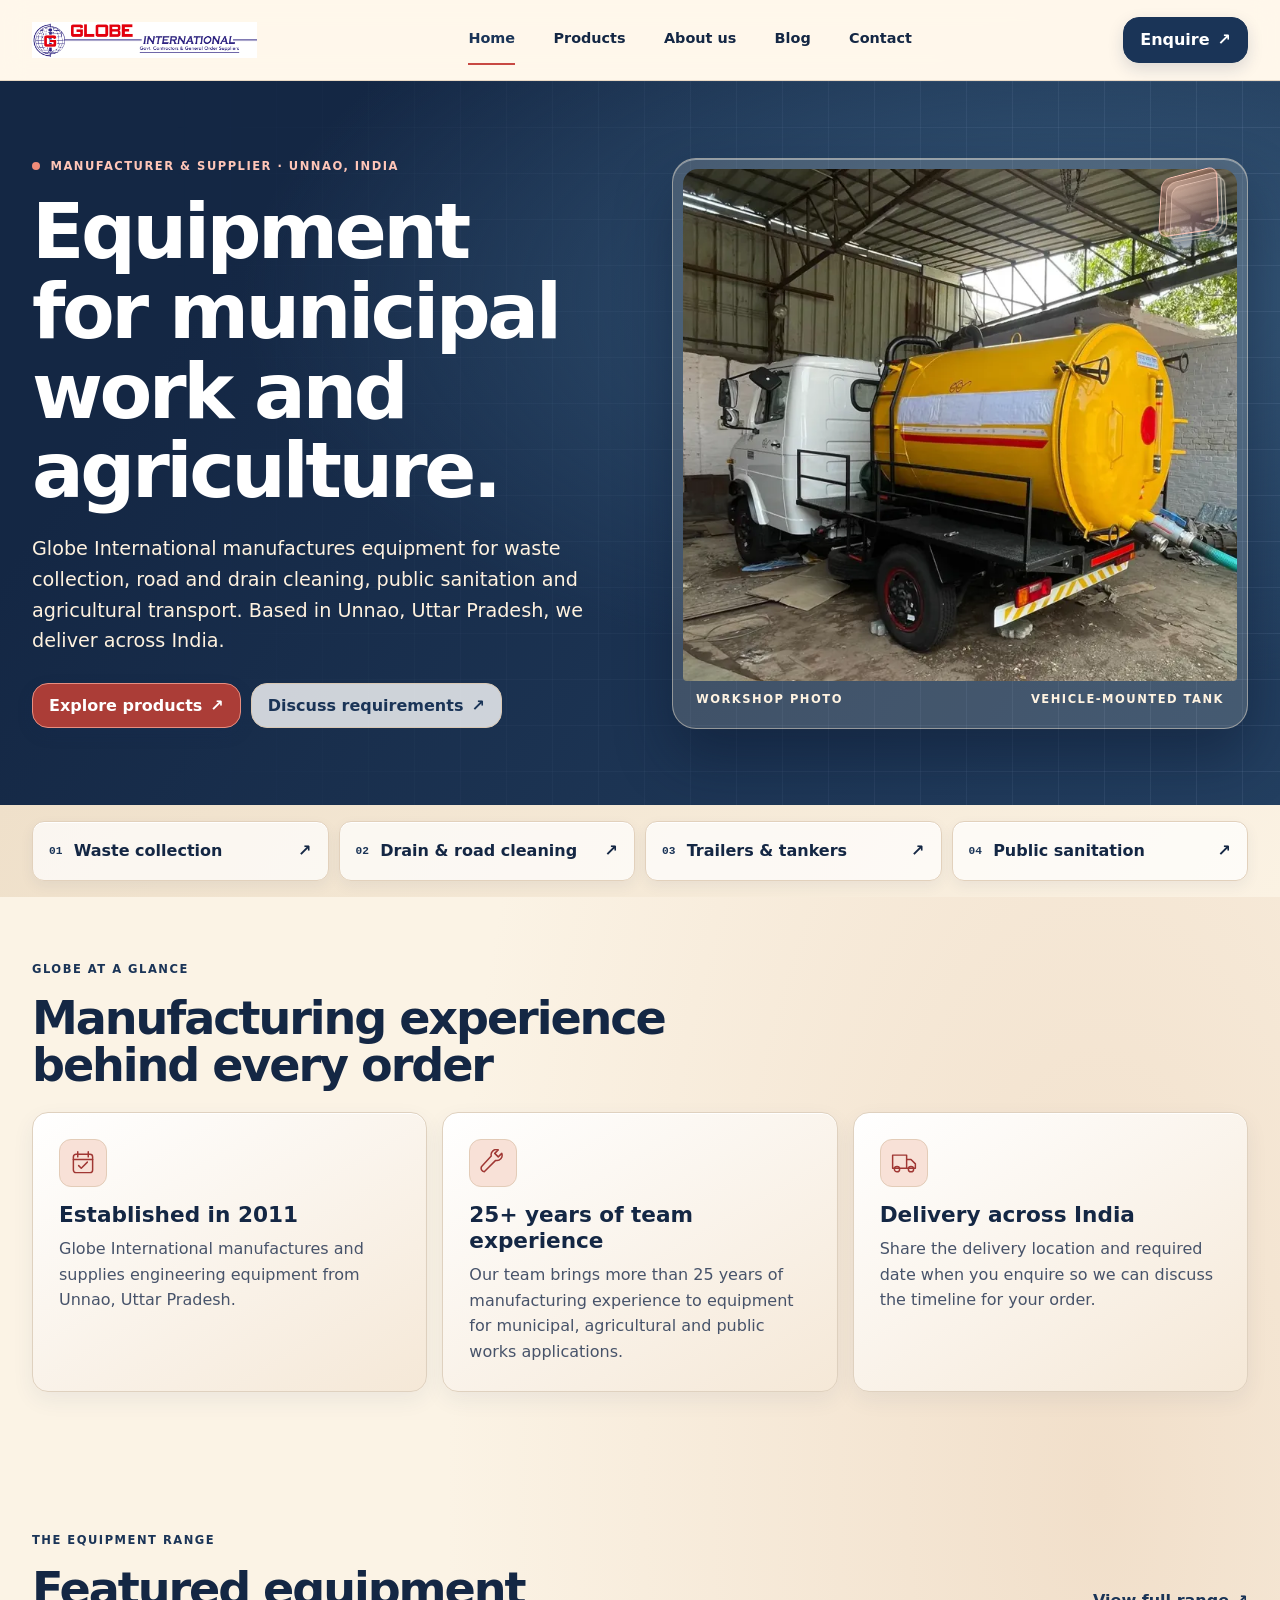
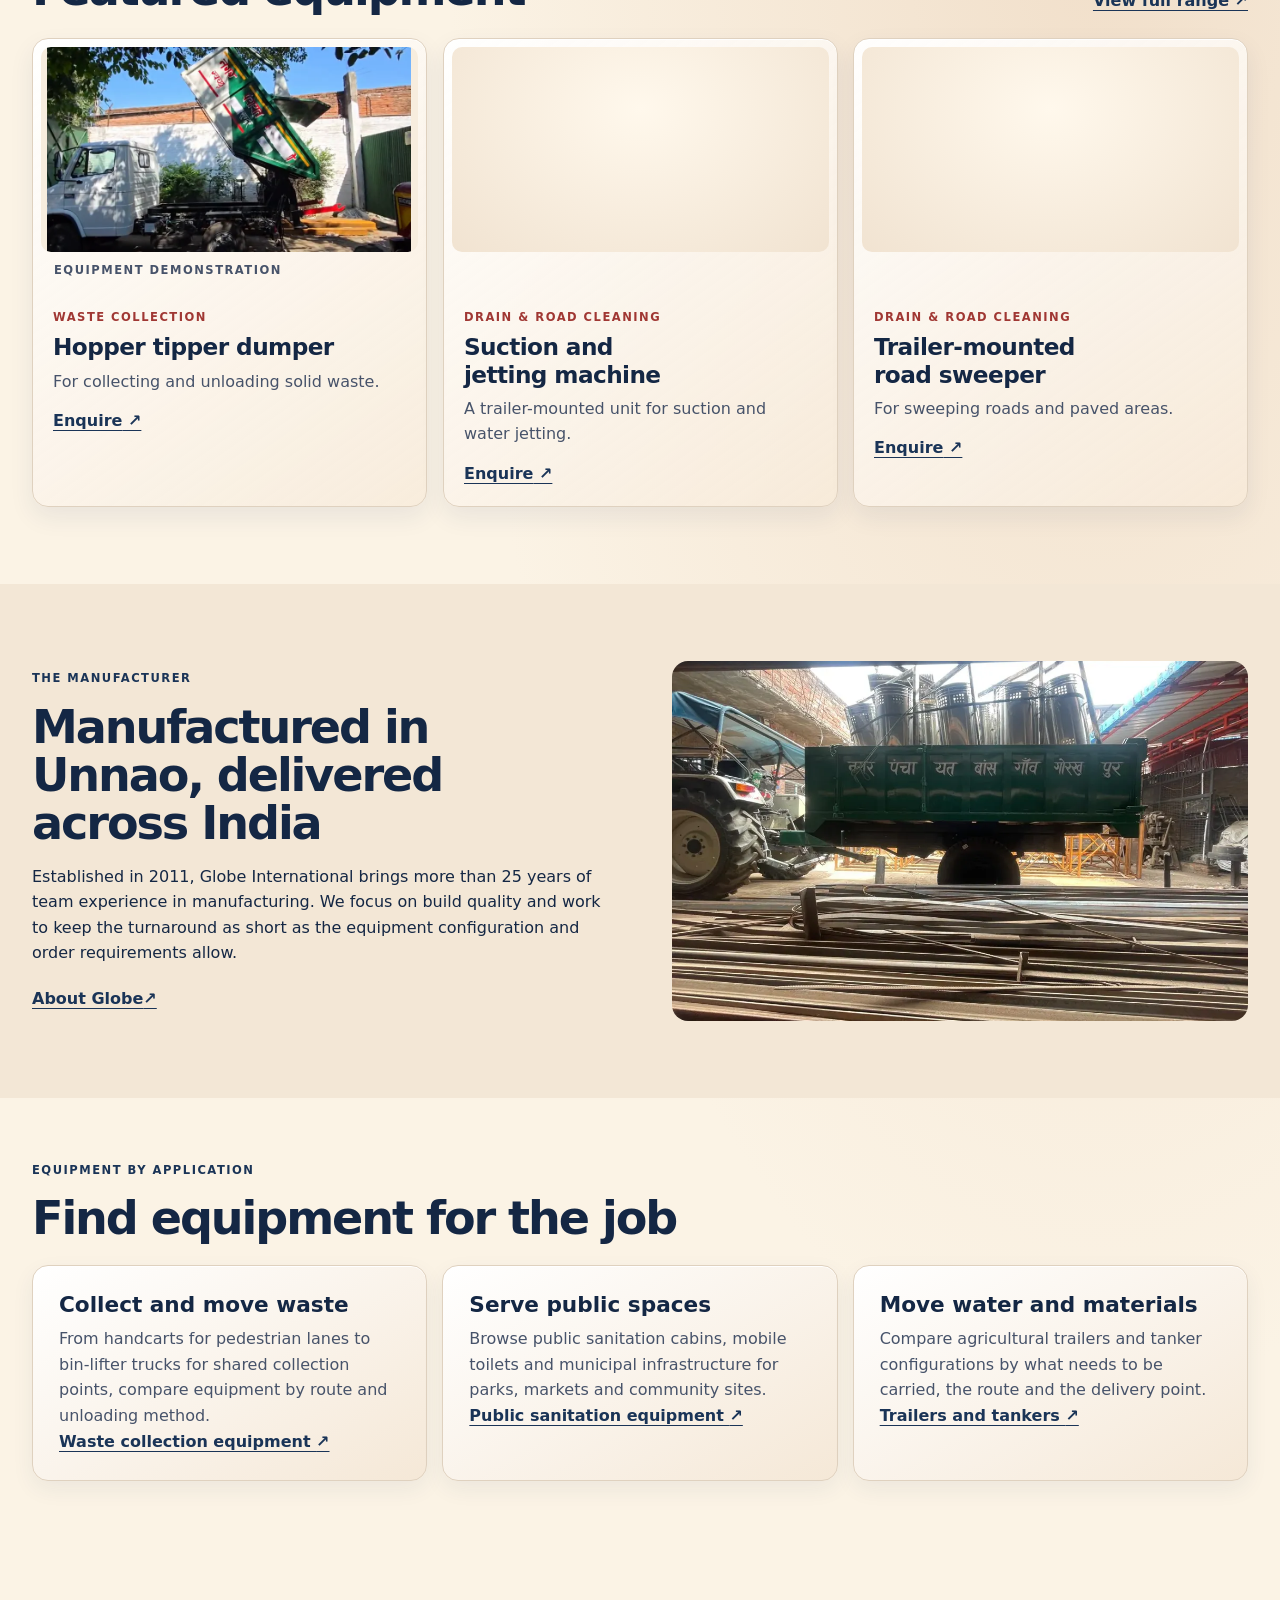
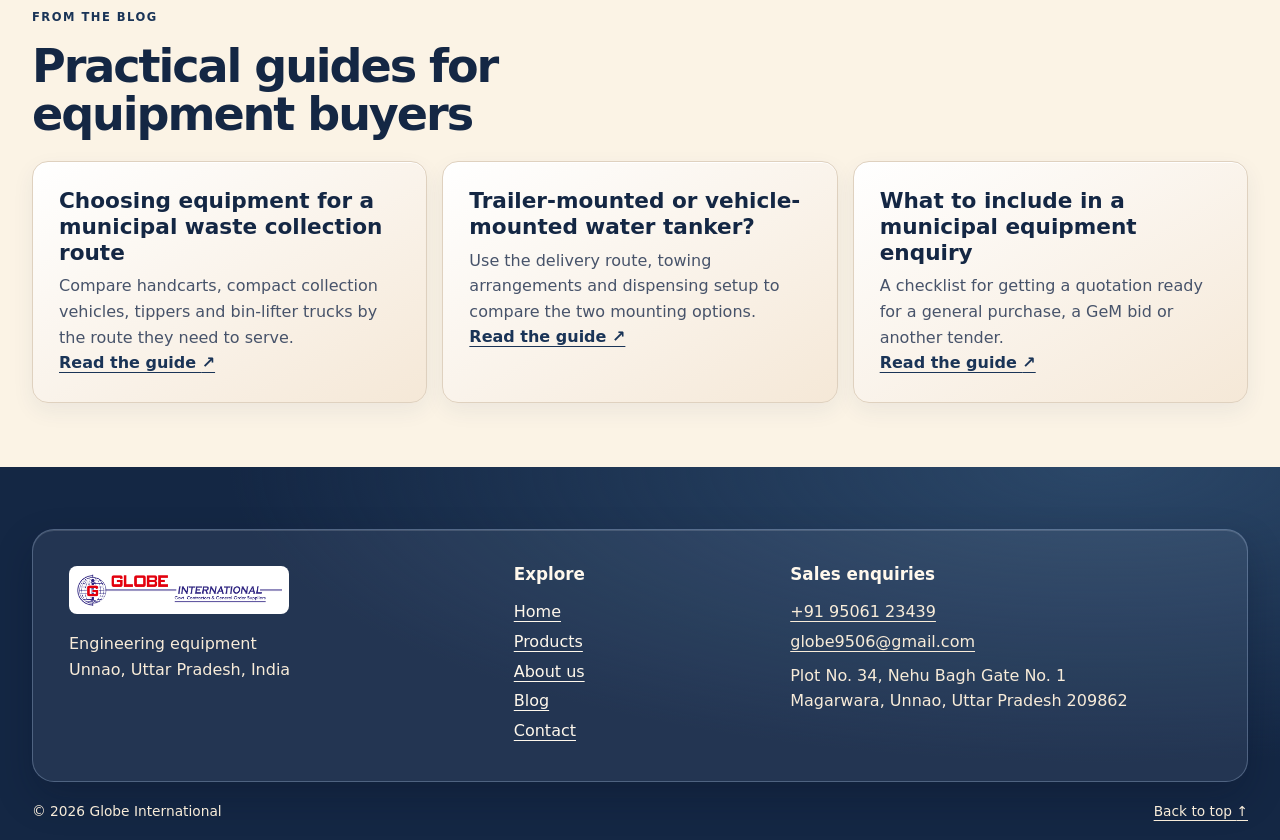
<file: index.html>
<!doctype html><html lang="en"><head><meta charset="utf-8"><meta name="viewport" content="width=device-width,initial-scale=1"><meta name="robots" content="noindex,nofollow"><meta name="description" content="Globe International manufactures municipal sanitation, public works and agricultural equipment in Unnao, Uttar Pradesh, with delivery across India."><title>Municipal &amp; Agricultural Equipment Manufacturer | Globe International</title><link rel="stylesheet" href="site.css?v=15"><script src="site.js?v=6" defer></script><link rel="icon" href="favicon.svg" type="image/svg+xml"></head><body class="catalog home-page"><a href="#main" class="skip">Skip to content</a><header id="top"><div class="wrap mast"><a href="index.html" class="brand"><img src="media/globe-logo.png" alt="Globe International"></a><nav aria-label="Main"><a href="index.html" aria-current="page">Home</a><a href="products.html">Products</a><a href="about.html">About us</a><a href="blog.html">Blog</a><a href="contact.html">Contact</a></nav><a class="button mast-cta" href="contact.html">Enquire<span aria-hidden="true"> ↗</span></a></div></header><main id="main"><section class="catalog-hero"><div class="wrap catalog-grid"><div class="catalog-copy"><p class="eyebrow"><span class="dot"></span> MANUFACTURER &amp; SUPPLIER · UNNAO, INDIA</p><h1>Equipment for municipal work and agriculture.</h1><p class="lead">Globe International manufactures equipment for waste collection, road and drain cleaning, public sanitation and agricultural transport. Based in Unnao, Uttar Pradesh, we deliver across India.</p><div class="actions"><a class="button" href="products.html">Explore products<span aria-hidden="true"> ↗</span></a><a class="button secondary" href="contact.html">Discuss requirements<span aria-hidden="true"> ↗</span></a></div></div><figure class="hero-photo"><span class="hero-depth-mark" aria-hidden="true"><span></span><span></span><span></span></span><img src="media/tanker.webp" alt="Yellow vehicle-mounted tank photographed at the workshop" fetchpriority="high"><figcaption><span>WORKSHOP PHOTO</span><span>VEHICLE-MOUNTED TANK</span></figcaption></figure></div></section><div class="band category-band"><div class="wrap groups home-groups"><a href="products.html?group=0"><span class="num">01</span>Waste collection<span aria-hidden="true">↗</span></a><a href="products.html?group=1"><span class="num">02</span>Drain & road cleaning<span aria-hidden="true">↗</span></a><a href="products.html?group=2"><span class="num">03</span>Trailers & tankers<span aria-hidden="true">↗</span></a><a href="products.html?group=3"><span class="num">04</span>Public sanitation<span aria-hidden="true">↗</span></a></div></div>
<section class="wrap section editorial-section" aria-labelledby="globe-at-a-glance">
  <div class="editorial-heading">
    <p class="eyebrow">GLOBE AT A GLANCE</p>
    <h2 id="globe-at-a-glance">Manufacturing experience behind every order</h2>
    
  </div>
  <div class="info-grid"><article class="info-card"><svg class="info-icon" aria-hidden="true" viewBox="0 0 32 32" fill="none" stroke="currentColor" stroke-width="1.7" stroke-linecap="round" stroke-linejoin="round"><rect x="5" y="6" width="22" height="21" rx="3"/><path d="M10 3v6m12-6v6M5 12h22m-16 7 3 3 7-7"/></svg><h3>Established in 2011</h3><p>Globe International manufactures and supplies engineering equipment from Unnao, Uttar Pradesh.</p></article><article class="info-card"><svg class="info-icon" aria-hidden="true" viewBox="0 0 32 32" fill="none" stroke="currentColor" stroke-width="1.7" stroke-linecap="round" stroke-linejoin="round"><path d="m6 26 13-13a6 6 0 0 0 7-8l-4 4-4-4 4-4a6 6 0 0 0-8 7L3 20a4 4 0 0 0 3 6Z"/></svg><h3>25+ years of team experience</h3><p>Our team brings more than 25 years of manufacturing experience to equipment for municipal, agricultural and public works applications.</p></article><article class="info-card"><svg class="info-icon" aria-hidden="true" viewBox="0 0 32 32" fill="none" stroke="currentColor" stroke-width="1.7" stroke-linecap="round" stroke-linejoin="round"><path d="M3 7h16v15H3zM19 12h5l5 5v5H19M3 22h2m6 0h10m6 0h2"/><circle cx="8" cy="23" r="3"/><circle cx="24" cy="23" r="3"/></svg><h3>Delivery across India</h3><p>Share the delivery location and required date when you enquire so we can discuss the timeline for your order.</p></article></div>
</section>
<section class="wrap section"><div class="section-head"><div><p class="eyebrow">THE EQUIPMENT RANGE</p><h2>Featured equipment</h2></div><a class="text-link" href="products.html">View full range<span aria-hidden="true"> ↗</span></a></div><div class="products"><article class="product" data-group="Waste collection"><figure><img src="media/hopper-tipper-dumper.webp" alt="Truck-mounted garbage hopper shown in the raised tipping position" loading="lazy"><figcaption>Equipment demonstration</figcaption></figure><div class="product-body"><p class="eyebrow">Waste collection</p><h2>Hopper tipper dumper</h2><p>For collecting and unloading solid waste.</p><a class="text-link" href="contact.html?product=0">Enquire<span aria-hidden="true"> ↗</span></a></div></article><article class="product" data-group="Drain & road cleaning"><figure aria-hidden="true"><div class="equipment-photo-empty"></div><figcaption>&nbsp;</figcaption></figure><div class="product-body"><p class="eyebrow">Drain & road cleaning</p><h2>Suction and jetting machine</h2><p>A trailer-mounted unit for suction and water jetting.</p><a class="text-link" href="contact.html?product=2">Enquire<span aria-hidden="true"> ↗</span></a></div></article><article class="product" data-group="Drain & road cleaning"><figure aria-hidden="true"><div class="equipment-photo-empty"></div><figcaption>&nbsp;</figcaption></figure><div class="product-body"><p class="eyebrow">Drain & road cleaning</p><h2>Trailer-mounted road sweeper</h2><p>For sweeping roads and paved areas.</p><a class="text-link" href="contact.html?product=3">Enquire<span aria-hidden="true"> ↗</span></a></div></article></div></section><section class="band"><div class="wrap section split"><div><p class="eyebrow">THE MANUFACTURER</p><h2>Manufactured in Unnao, delivered across India</h2><p>Established in 2011, Globe International brings more than 25 years of team experience in manufacturing. We focus on build quality and work to keep the turnaround as short as the equipment configuration and order requirements allow.</p><a class="text-link" href="about.html">About Globe<span aria-hidden="true"> ↗</span></a></div><img src="media/workshop.webp" alt="Trailer and fabrication materials at the workshop" loading="lazy"></div></section><section class="wrap editorial-section" aria-labelledby="where-equipment-fits"><div class="editorial-heading"><p class="eyebrow">EQUIPMENT BY APPLICATION</p><h2 id="where-equipment-fits">Find equipment for the job</h2></div><div class="info-grid"><article class="info-card"><h3>Collect and move waste</h3><p>From handcarts for pedestrian lanes to bin-lifter trucks for shared collection points, compare equipment by route and unloading method.<br><a class="text-link" href="products.html?group=0">Waste collection equipment <span aria-hidden="true">↗</span></a></p></article><article class="info-card"><h3>Serve public spaces</h3><p>Browse public sanitation cabins, mobile toilets and municipal infrastructure for parks, markets and community sites.<br><a class="text-link" href="products.html?group=3">Public sanitation equipment <span aria-hidden="true">↗</span></a></p></article><article class="info-card"><h3>Move water and materials</h3><p>Compare agricultural trailers and tanker configurations by what needs to be carried, the route and the delivery point.<br><a class="text-link" href="products.html?group=2">Trailers and tankers <span aria-hidden="true">↗</span></a></p></article></div></section><section class="wrap editorial-section" aria-labelledby="latest-guides"><div class="editorial-heading"><p class="eyebrow">FROM THE BLOG</p><h2 id="latest-guides">Practical guides for equipment buyers</h2></div><div class="info-grid"><article class="info-card"><h3>Choosing equipment for a municipal waste collection route</h3><p>Compare handcarts, compact collection vehicles, tippers and bin-lifter trucks by the route they need to serve.<br><a class="text-link" href="blog-waste-collection-equipment.html">Read the guide <span aria-hidden="true">↗</span></a></p></article><article class="info-card"><h3>Trailer-mounted or vehicle-mounted water tanker?</h3><p>Use the delivery route, towing arrangements and dispensing setup to compare the two mounting options.<br><a class="text-link" href="blog-water-tanker-selection.html">Read the guide <span aria-hidden="true">↗</span></a></p></article><article class="info-card"><h3>What to include in a municipal equipment enquiry</h3><p>A checklist for getting a quotation ready for a general purchase, a GeM bid or another tender.<br><a class="text-link" href="blog-equipment-enquiry-checklist.html">Read the guide <span aria-hidden="true">↗</span></a></p></article></div></section></main>
<footer class="site-footer">
  <div class="wrap footer-grid">
    <div class="footer-brand">
      <a href="index.html"><img src="media/globe-logo.png" alt="Globe International" loading="lazy"></a>
      <p>Engineering equipment<br>Unnao, Uttar Pradesh, India</p>
    </div>
    <nav class="footer-nav" aria-label="Footer">
      <h2>Explore</h2>
      <ul>
        <li><a href="index.html">Home</a></li>
        <li><a href="products.html">Products</a></li>
        <li><a href="about.html">About us</a></li>
        <li><a href="blog.html">Blog</a></li>
        <li><a href="contact.html">Contact</a></li>
      </ul>
    </nav>
    <div class="footer-contact">
      <h2>Sales enquiries</h2>
      <address>
        <a href="tel:+919506123439">+91 95061 23439</a>
        <a href="mailto:globe9506@gmail.com">globe9506@gmail.com</a>
        <span>Plot No. 34, Nehu Bagh Gate No. 1<br>Magarwara, Unnao, Uttar Pradesh 209862</span>
      </address>
    </div>
  </div>
  <div class="wrap footer-bottom">
    <span>© 2026 Globe International</span>
    <a href="#top">Back to top <span aria-hidden="true">↑</span></a>
  </div>
</footer></body></html>
</file>
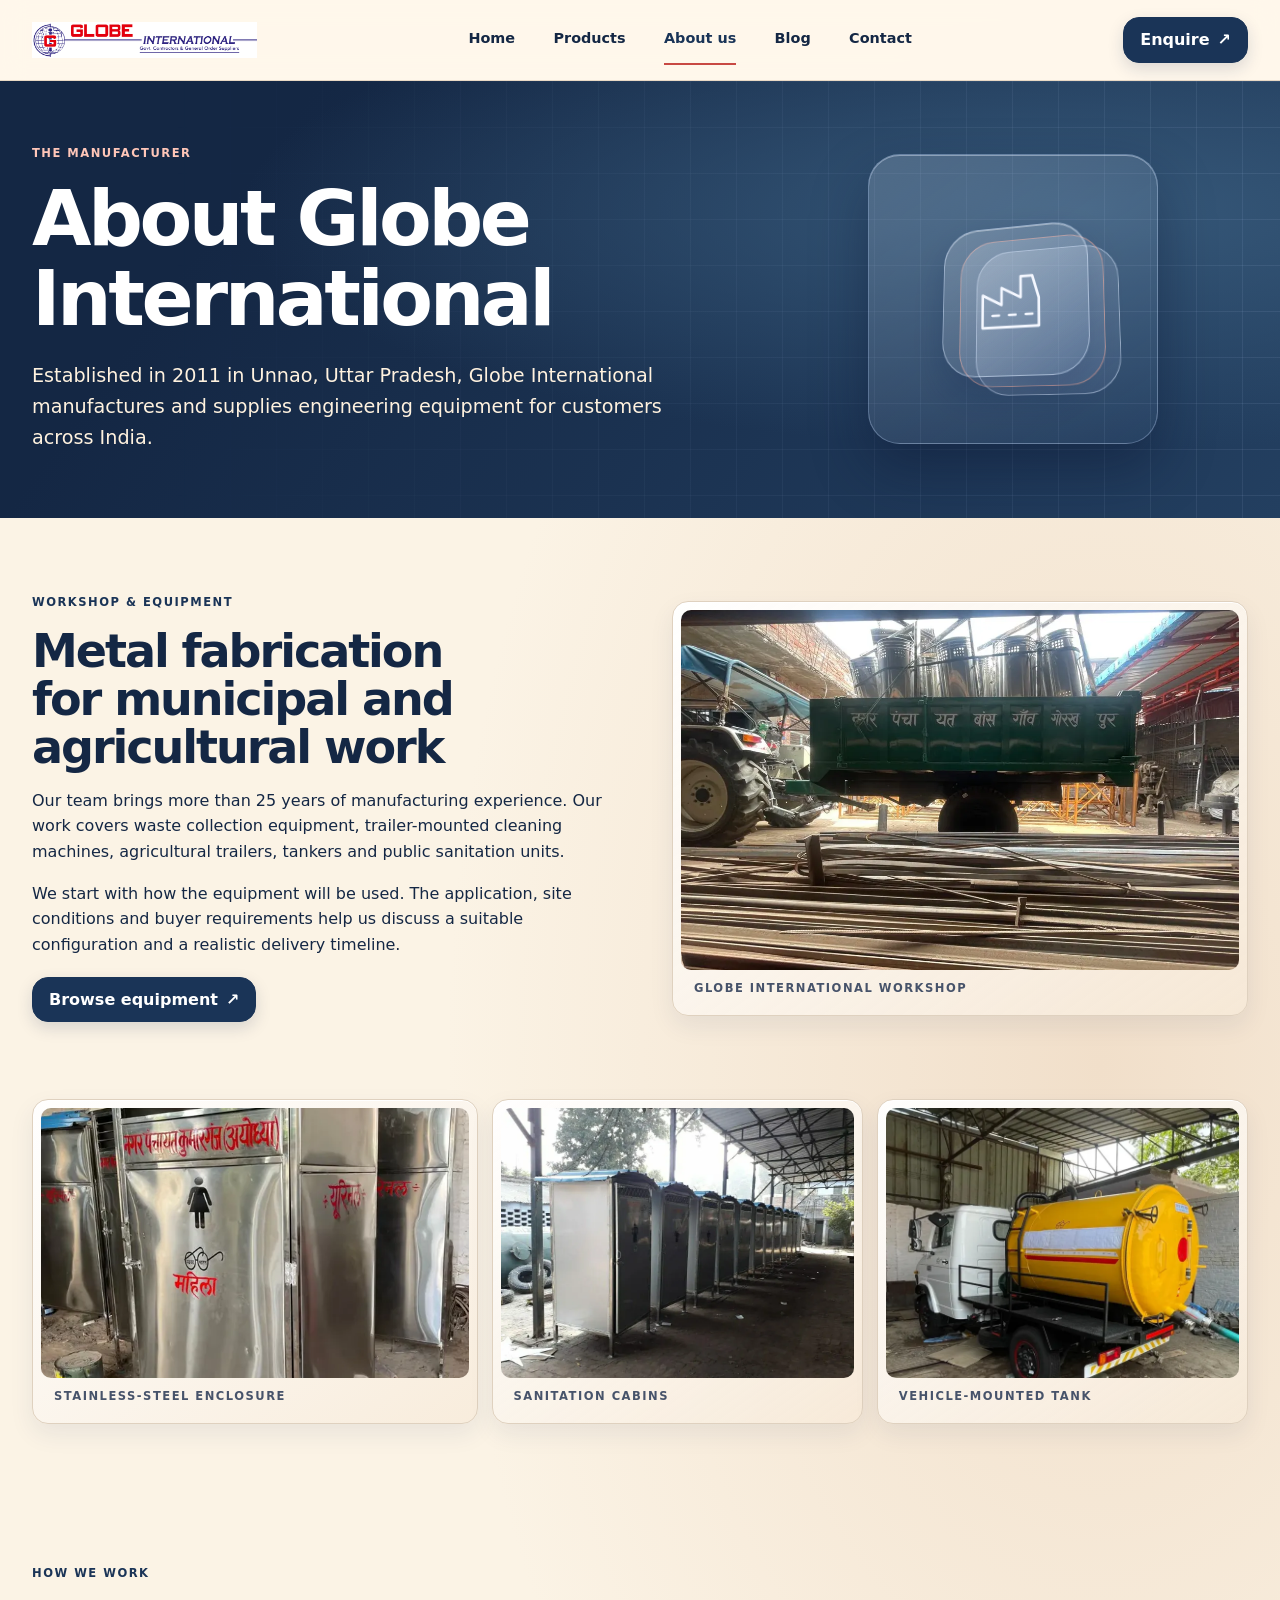
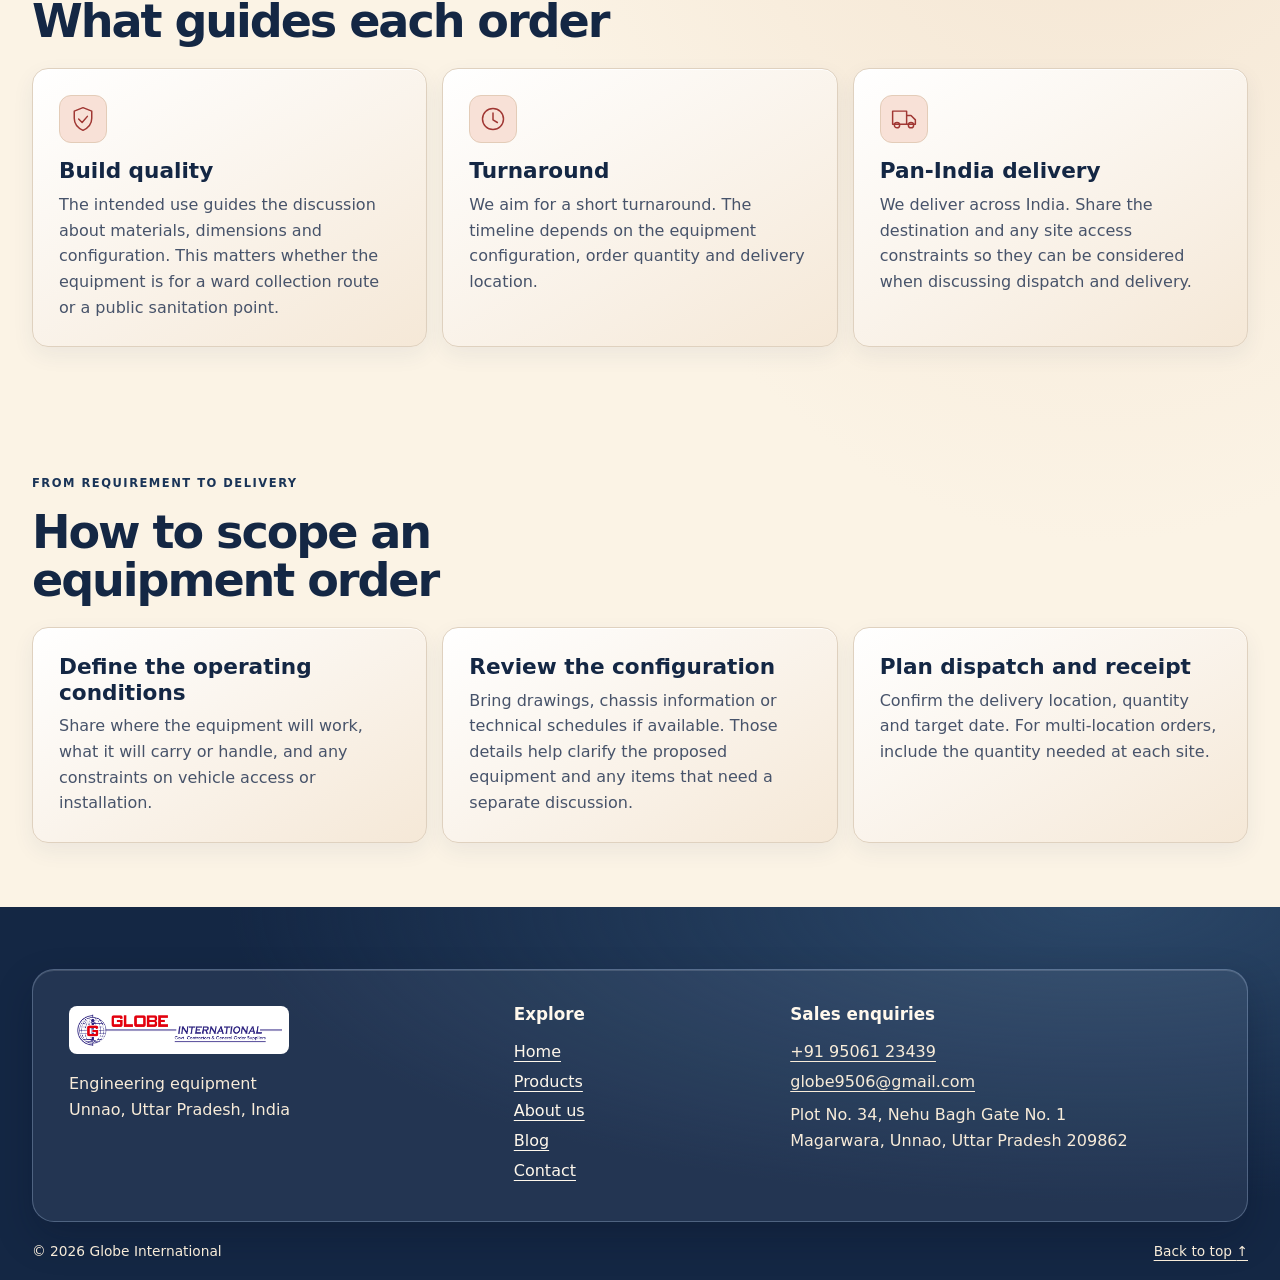
<file: about.html>
<!doctype html><html lang="en"><head><meta charset="utf-8"><meta name="viewport" content="width=device-width,initial-scale=1"><meta name="robots" content="noindex,nofollow"><meta name="description" content="Established in 2011 in Unnao, Globe International manufactures municipal and agricultural equipment. Its team brings 25+ years of manufacturing experience."><title>About us | Globe International</title><link rel="stylesheet" href="site.css?v=15"><script src="site.js?v=6" defer></script><link rel="icon" href="favicon.svg" type="image/svg+xml"></head><body class="catalog"><a href="#main" class="skip">Skip to content</a><header id="top"><div class="wrap mast"><a href="index.html" class="brand"><img src="media/globe-logo.png" alt="Globe International"></a><nav aria-label="Main"><a href="index.html">Home</a><a href="products.html">Products</a><a href="about.html" aria-current="page">About us</a><a href="blog.html">Blog</a><a href="contact.html">Contact</a></nav><a class="button mast-cta" href="contact.html">Enquire<span aria-hidden="true"> ↗</span></a></div></header><main id="main"><section class="inner-head range-head"><div class="wrap range-layout"><div class="intro"><p class="eyebrow">THE MANUFACTURER</p><h1>About Globe International</h1><p class="lead">Established in 2011 in Unnao, Uttar Pradesh, Globe International manufactures and supplies engineering equipment for customers across India.</p></div>
<div class="range-art" aria-hidden="true">
  <div class="orbit-frame">
    <div class="hero-emblem">
      <div class="emblem-face">
        <svg viewBox="0 0 64 64" fill="none" stroke="currentColor" stroke-width="2" stroke-linecap="round" stroke-linejoin="round"><path d="M8 53V28l15 8V23l15 8V15h9l5 17v21zM16 44h5m8 0h5m8 0h5"/></svg>
      </div>
    </div>
  </div>
</div>
</div></section><section class="wrap section split about"><div><p class="eyebrow">WORKSHOP &amp; EQUIPMENT</p><h2>Metal fabrication for municipal and agricultural work</h2><p>Our team brings more than 25 years of manufacturing experience. Our work covers waste collection equipment, trailer-mounted cleaning machines, agricultural trailers, tankers and public sanitation units.</p><p>We start with how the equipment will be used. The application, site conditions and buyer requirements help us discuss a suitable configuration and a realistic delivery timeline.</p><a class="button" href="products.html">Browse equipment<span aria-hidden="true"> ↗</span></a></div><figure><img src="media/workshop.webp" alt="Trailer and fabrication materials inside the workshop" fetchpriority="high"><figcaption>Globe International workshop</figcaption></figure></section><section class="wrap section gallery"><div class="story-grid"><figure><img src="media/steel.webp" alt="Stainless-steel sanitation enclosure" loading="lazy"><figcaption>Stainless-steel enclosure</figcaption></figure><figure><img src="media/cabins.webp" alt="Sanitation cabins lined up under the workshop roof" loading="lazy"><figcaption>Sanitation cabins</figcaption></figure><figure><img src="media/tanker.webp" alt="Vehicle-mounted tank at the workshop" loading="lazy"><figcaption>Vehicle-mounted tank</figcaption></figure></div></section>
<section class="wrap section editorial-section" aria-labelledby="manufacturing-priorities">
  <div class="editorial-heading">
    <p class="eyebrow">HOW WE WORK</p>
    <h2 id="manufacturing-priorities">What guides each order</h2>
    
  </div>
  <div class="info-grid"><article class="info-card"><svg class="info-icon" aria-hidden="true" viewBox="0 0 32 32" fill="none" stroke="currentColor" stroke-width="1.7" stroke-linecap="round" stroke-linejoin="round"><path d="m16 3 10 4v8c0 6-4 11-10 14-6-3-10-8-10-14V7zM11 16l4 4 6-7"/></svg><h3>Build quality</h3><p>The intended use guides the discussion about materials, dimensions and configuration. This matters whether the equipment is for a ward collection route or a public sanitation point.</p></article><article class="info-card"><svg class="info-icon" aria-hidden="true" viewBox="0 0 32 32" fill="none" stroke="currentColor" stroke-width="1.7" stroke-linecap="round" stroke-linejoin="round"><circle cx="16" cy="16" r="12"/><path d="M16 9v8l5 3"/></svg><h3>Turnaround</h3><p>We aim for a short turnaround. The timeline depends on the equipment configuration, order quantity and delivery location.</p></article><article class="info-card"><svg class="info-icon" aria-hidden="true" viewBox="0 0 32 32" fill="none" stroke="currentColor" stroke-width="1.7" stroke-linecap="round" stroke-linejoin="round"><path d="M3 7h16v15H3zM19 12h5l5 5v5H19M3 22h2m6 0h10m6 0h2"/><circle cx="8" cy="23" r="3"/><circle cx="24" cy="23" r="3"/></svg><h3>Pan-India delivery</h3><p>We deliver across India. Share the destination and any site access constraints so they can be considered when discussing dispatch and delivery.</p></article></div>
</section>
<section class="wrap editorial-section" aria-labelledby="order-scope"><div class="editorial-heading"><p class="eyebrow">FROM REQUIREMENT TO DELIVERY</p><h2 id="order-scope">How to scope an equipment order</h2></div><div class="info-grid"><article class="info-card"><h3>Define the operating conditions</h3><p>Share where the equipment will work, what it will carry or handle, and any constraints on vehicle access or installation.</p></article><article class="info-card"><h3>Review the configuration</h3><p>Bring drawings, chassis information or technical schedules if available. Those details help clarify the proposed equipment and any items that need a separate discussion.</p></article><article class="info-card"><h3>Plan dispatch and receipt</h3><p>Confirm the delivery location, quantity and target date. For multi-location orders, include the quantity needed at each site.</p></article></div></section></main>
<footer class="site-footer">
  <div class="wrap footer-grid">
    <div class="footer-brand">
      <a href="index.html"><img src="media/globe-logo.png" alt="Globe International" loading="lazy"></a>
      <p>Engineering equipment<br>Unnao, Uttar Pradesh, India</p>
    </div>
    <nav class="footer-nav" aria-label="Footer">
      <h2>Explore</h2>
      <ul>
        <li><a href="index.html">Home</a></li>
        <li><a href="products.html">Products</a></li>
        <li><a href="about.html">About us</a></li>
        <li><a href="blog.html">Blog</a></li>
        <li><a href="contact.html">Contact</a></li>
      </ul>
    </nav>
    <div class="footer-contact">
      <h2>Sales enquiries</h2>
      <address>
        <a href="tel:+919506123439">+91 95061 23439</a>
        <a href="mailto:globe9506@gmail.com">globe9506@gmail.com</a>
        <span>Plot No. 34, Nehu Bagh Gate No. 1<br>Magarwara, Unnao, Uttar Pradesh 209862</span>
      </address>
    </div>
  </div>
  <div class="wrap footer-bottom">
    <span>© 2026 Globe International</span>
    <a href="#top">Back to top <span aria-hidden="true">↑</span></a>
  </div>
</footer></body></html>
</file>
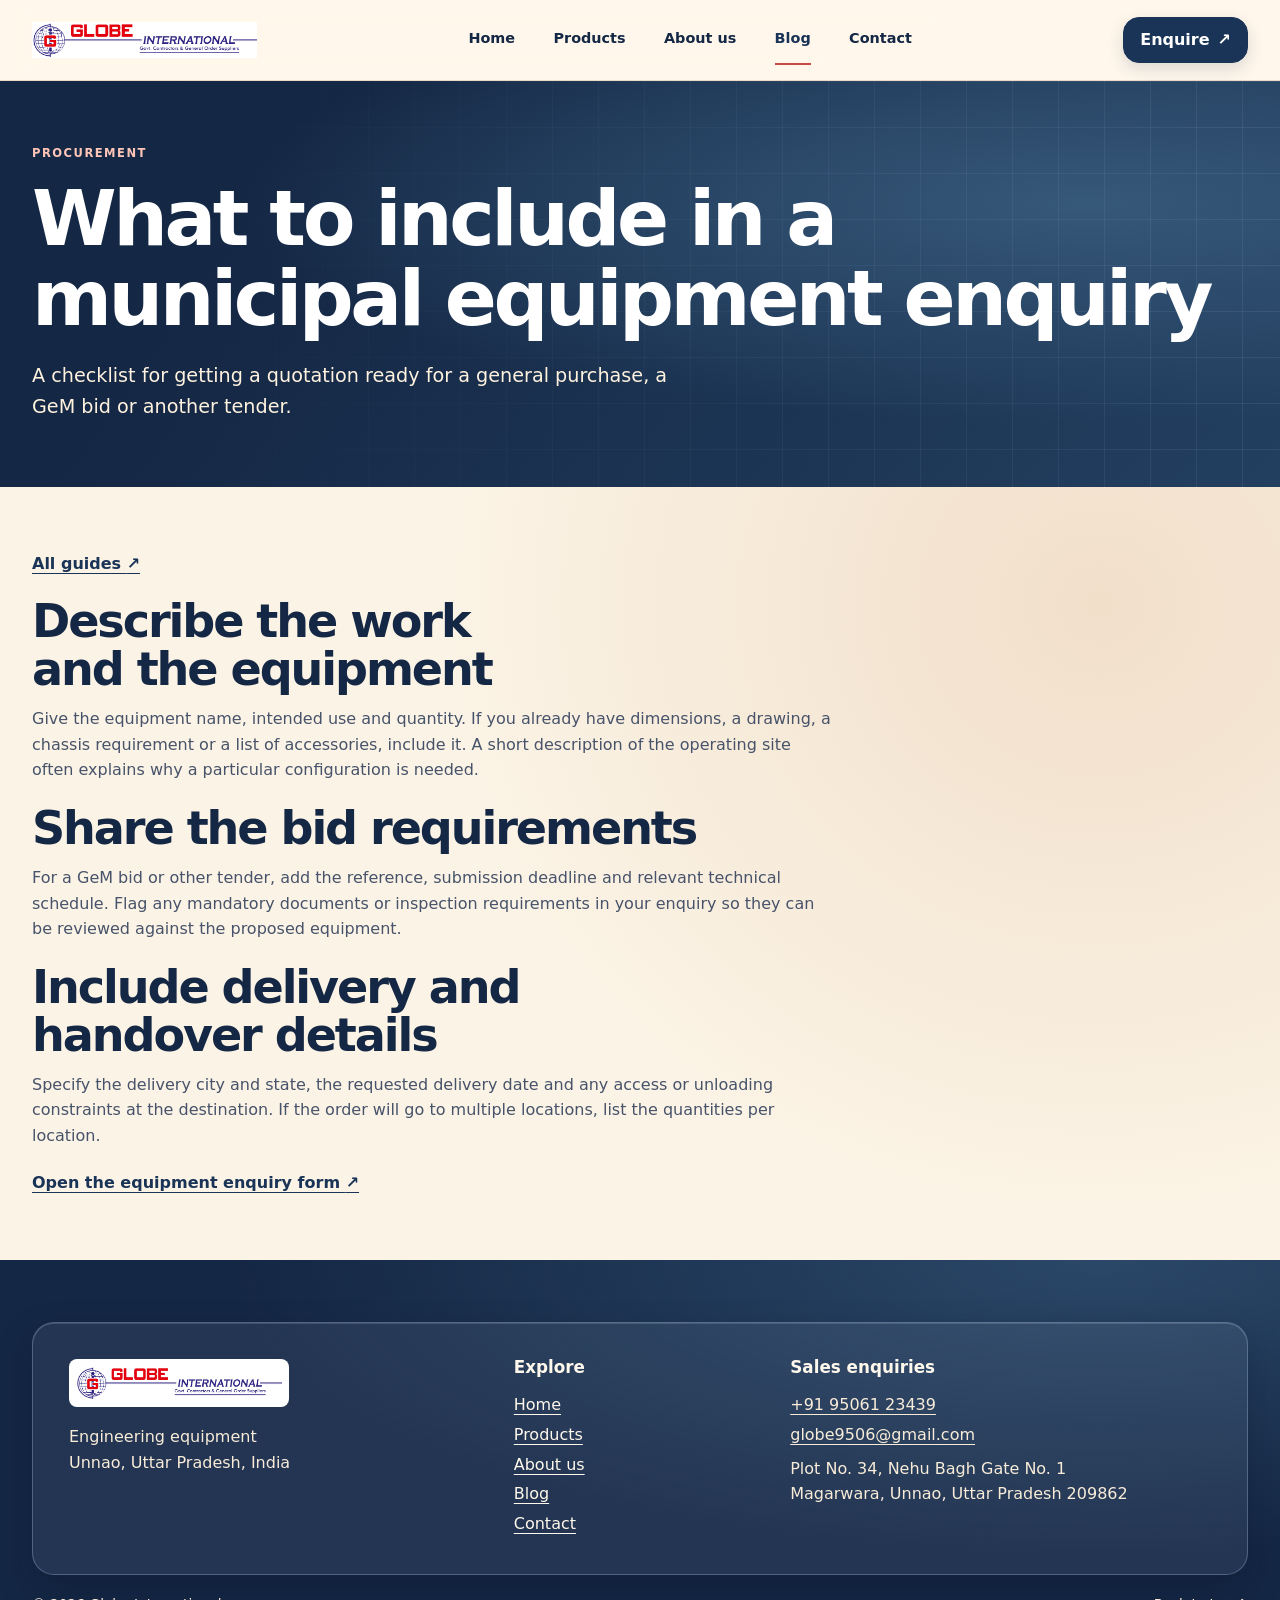
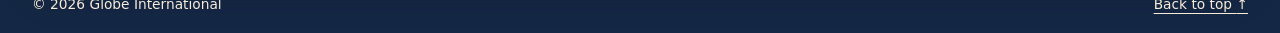
<file: blog-equipment-enquiry-checklist.html>
<!doctype html><html lang="en"><head><meta charset="utf-8"><meta name="viewport" content="width=device-width,initial-scale=1"><meta name="robots" content="noindex,nofollow"><meta name="description" content="A checklist for getting a quotation ready for a general purchase, a GeM bid or another tender."><title>What to include in a municipal equipment enquiry | Globe International</title><link rel="stylesheet" href="site.css?v=11"><script src="site.js?v=3" defer></script><link rel="icon" href="favicon.svg" type="image/svg+xml"></head><body class="catalog"><a href="#main" class="skip">Skip to content</a><header id="top"><div class="wrap mast"><a href="index.html" class="brand"><img src="media/globe-logo.png" alt="Globe International"></a><nav aria-label="Main"><a href="index.html">Home</a><a href="products.html">Products</a><a href="about.html">About us</a><a href="blog.html" aria-current="true">Blog</a><a href="contact.html">Contact</a></nav><a class="button mast-cta" href="contact.html">Enquire<span aria-hidden="true"> ↗</span></a></div></header><main id="main"><section class="inner-head range-head"><div class="wrap"><div class="intro"><p class="eyebrow">Procurement</p><h1>What to include in a municipal equipment enquiry</h1><p class="lead">A checklist for getting a quotation ready for a general purchase, a GeM bid or another tender.</p></div></div></section><article class="wrap editorial-section"><div class="editorial-heading"><a class="text-link" href="blog.html">All guides <span aria-hidden="true">↗</span></a></div><section class="editorial-heading"><h2>Describe the work and the equipment</h2><p>Give the equipment name, intended use and quantity. If you already have dimensions, a drawing, a chassis requirement or a list of accessories, include it. A short description of the operating site often explains why a particular configuration is needed.</p></section><section class="editorial-heading"><h2>Share the bid requirements</h2><p>For a GeM bid or other tender, add the reference, submission deadline and relevant technical schedule. Flag any mandatory documents or inspection requirements in your enquiry so they can be reviewed against the proposed equipment.</p></section><section class="editorial-heading"><h2>Include delivery and handover details</h2><p>Specify the delivery city and state, the requested delivery date and any access or unloading constraints at the destination. If the order will go to multiple locations, list the quantities per location.</p></section><a class="text-link" href="contact.html">Open the equipment enquiry form <span aria-hidden="true">↗</span></a></article></main>
<footer class="site-footer">
  <div class="wrap footer-grid">
    <div class="footer-brand">
      <a href="index.html"><img src="media/globe-logo.png" alt="Globe International" loading="lazy"></a>
      <p>Engineering equipment<br>Unnao, Uttar Pradesh, India</p>
    </div>
    <nav class="footer-nav" aria-label="Footer">
      <h2>Explore</h2>
      <ul>
        <li><a href="index.html">Home</a></li>
        <li><a href="products.html">Products</a></li>
        <li><a href="about.html">About us</a></li>
        <li><a href="blog.html">Blog</a></li>
        <li><a href="contact.html">Contact</a></li>
      </ul>
    </nav>
    <div class="footer-contact">
      <h2>Sales enquiries</h2>
      <address>
        <a href="tel:+919506123439">+91 95061 23439</a>
        <a href="mailto:globe9506@gmail.com">globe9506@gmail.com</a>
        <span>Plot No. 34, Nehu Bagh Gate No. 1<br>Magarwara, Unnao, Uttar Pradesh 209862</span>
      </address>
    </div>
  </div>
  <div class="wrap footer-bottom">
    <span>© 2026 Globe International</span>
    <a href="#top">Back to top <span aria-hidden="true">↑</span></a>
  </div>
</footer></body></html>
</file>
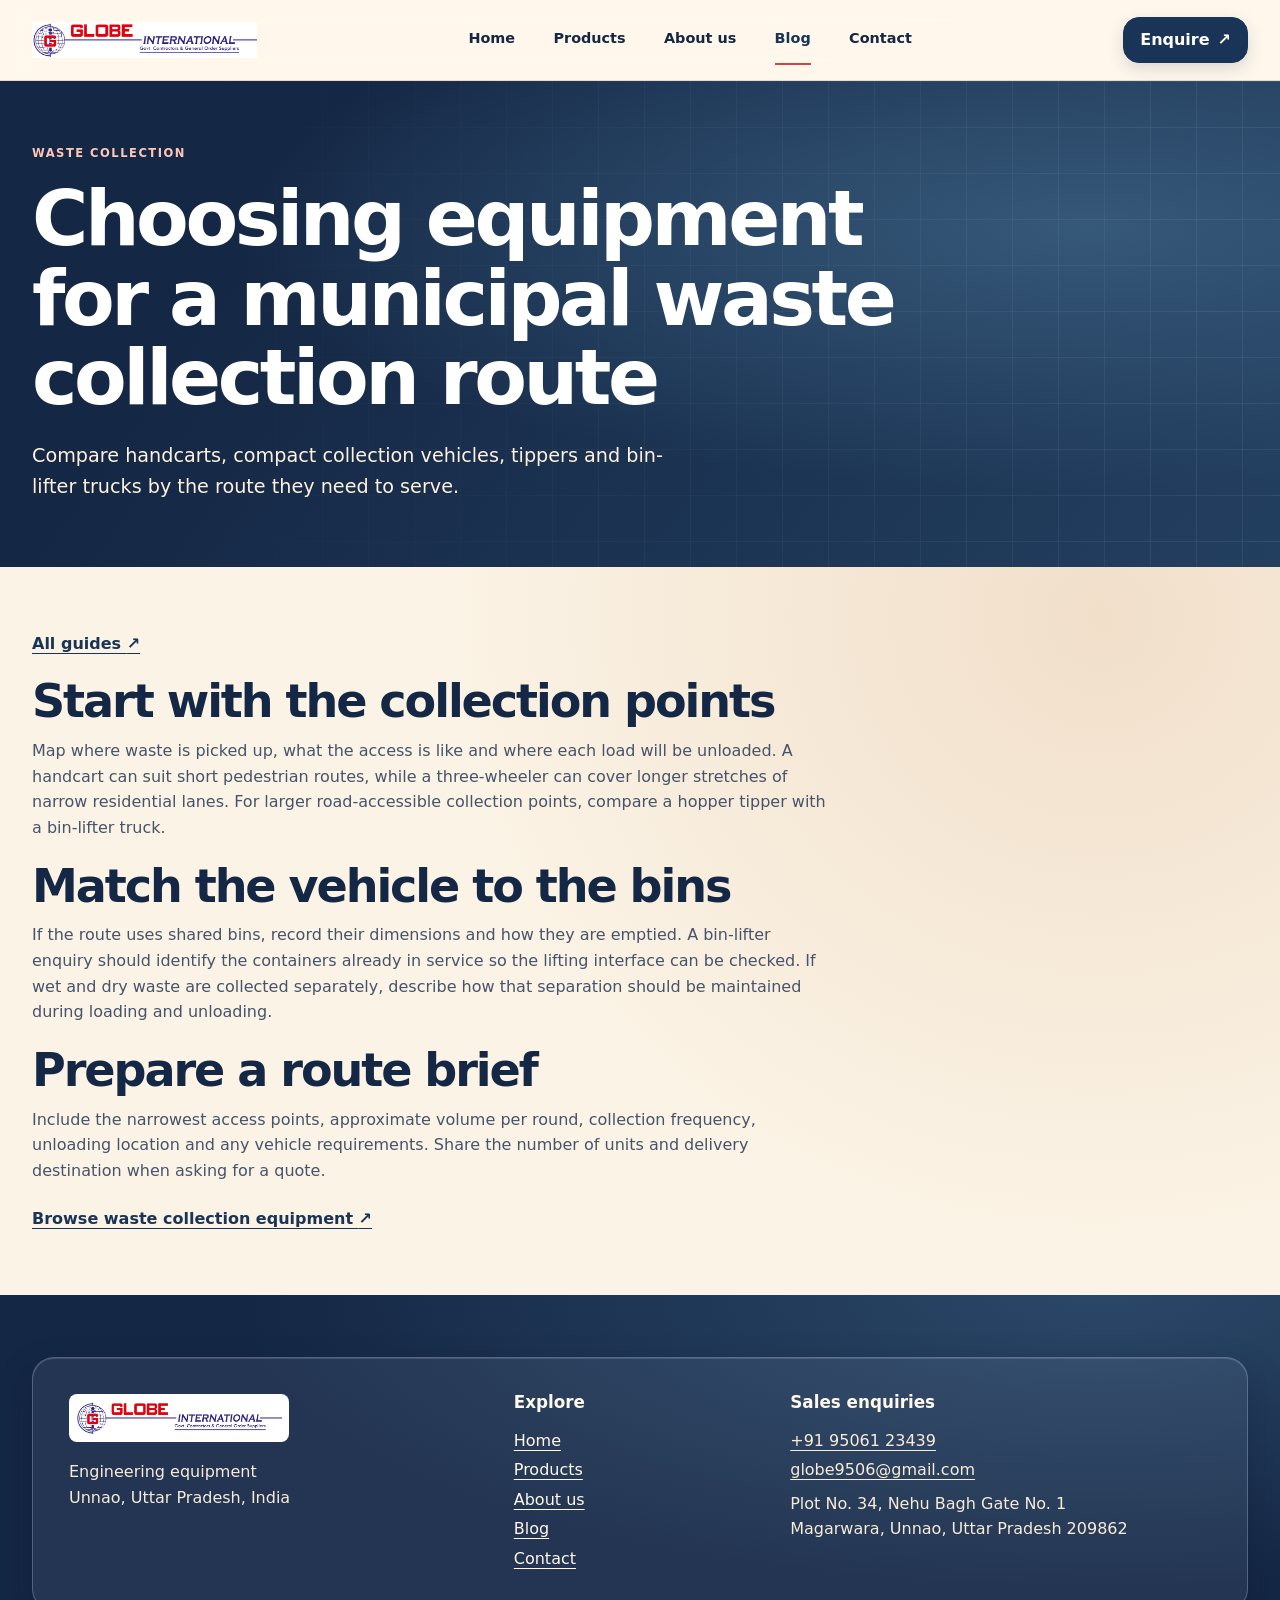
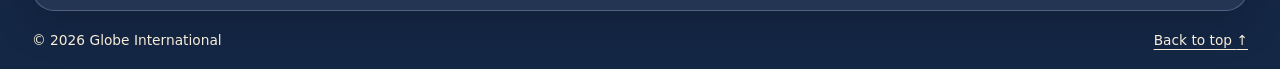
<file: blog-waste-collection-equipment.html>
<!doctype html><html lang="en"><head><meta charset="utf-8"><meta name="viewport" content="width=device-width,initial-scale=1"><meta name="robots" content="noindex,nofollow"><meta name="description" content="Compare handcarts, compact collection vehicles, tippers and bin-lifter trucks by the route they need to serve."><title>Choosing equipment for a municipal waste collection route | Globe International</title><link rel="stylesheet" href="site.css?v=11"><script src="site.js?v=3" defer></script><link rel="icon" href="favicon.svg" type="image/svg+xml"></head><body class="catalog"><a href="#main" class="skip">Skip to content</a><header id="top"><div class="wrap mast"><a href="index.html" class="brand"><img src="media/globe-logo.png" alt="Globe International"></a><nav aria-label="Main"><a href="index.html">Home</a><a href="products.html">Products</a><a href="about.html">About us</a><a href="blog.html" aria-current="true">Blog</a><a href="contact.html">Contact</a></nav><a class="button mast-cta" href="contact.html">Enquire<span aria-hidden="true"> ↗</span></a></div></header><main id="main"><section class="inner-head range-head"><div class="wrap"><div class="intro"><p class="eyebrow">Waste collection</p><h1>Choosing equipment for a municipal waste collection route</h1><p class="lead">Compare handcarts, compact collection vehicles, tippers and bin-lifter trucks by the route they need to serve.</p></div></div></section><article class="wrap editorial-section"><div class="editorial-heading"><a class="text-link" href="blog.html">All guides <span aria-hidden="true">↗</span></a></div><section class="editorial-heading"><h2>Start with the collection points</h2><p>Map where waste is picked up, what the access is like and where each load will be unloaded. A handcart can suit short pedestrian routes, while a three-wheeler can cover longer stretches of narrow residential lanes. For larger road-accessible collection points, compare a hopper tipper with a bin-lifter truck.</p></section><section class="editorial-heading"><h2>Match the vehicle to the bins</h2><p>If the route uses shared bins, record their dimensions and how they are emptied. A bin-lifter enquiry should identify the containers already in service so the lifting interface can be checked. If wet and dry waste are collected separately, describe how that separation should be maintained during loading and unloading.</p></section><section class="editorial-heading"><h2>Prepare a route brief</h2><p>Include the narrowest access points, approximate volume per round, collection frequency, unloading location and any vehicle requirements. Share the number of units and delivery destination when asking for a quote.</p></section><a class="text-link" href="products.html?group=0">Browse waste collection equipment <span aria-hidden="true">↗</span></a></article></main>
<footer class="site-footer">
  <div class="wrap footer-grid">
    <div class="footer-brand">
      <a href="index.html"><img src="media/globe-logo.png" alt="Globe International" loading="lazy"></a>
      <p>Engineering equipment<br>Unnao, Uttar Pradesh, India</p>
    </div>
    <nav class="footer-nav" aria-label="Footer">
      <h2>Explore</h2>
      <ul>
        <li><a href="index.html">Home</a></li>
        <li><a href="products.html">Products</a></li>
        <li><a href="about.html">About us</a></li>
        <li><a href="blog.html">Blog</a></li>
        <li><a href="contact.html">Contact</a></li>
      </ul>
    </nav>
    <div class="footer-contact">
      <h2>Sales enquiries</h2>
      <address>
        <a href="tel:+919506123439">+91 95061 23439</a>
        <a href="mailto:globe9506@gmail.com">globe9506@gmail.com</a>
        <span>Plot No. 34, Nehu Bagh Gate No. 1<br>Magarwara, Unnao, Uttar Pradesh 209862</span>
      </address>
    </div>
  </div>
  <div class="wrap footer-bottom">
    <span>© 2026 Globe International</span>
    <a href="#top">Back to top <span aria-hidden="true">↑</span></a>
  </div>
</footer></body></html>
</file>
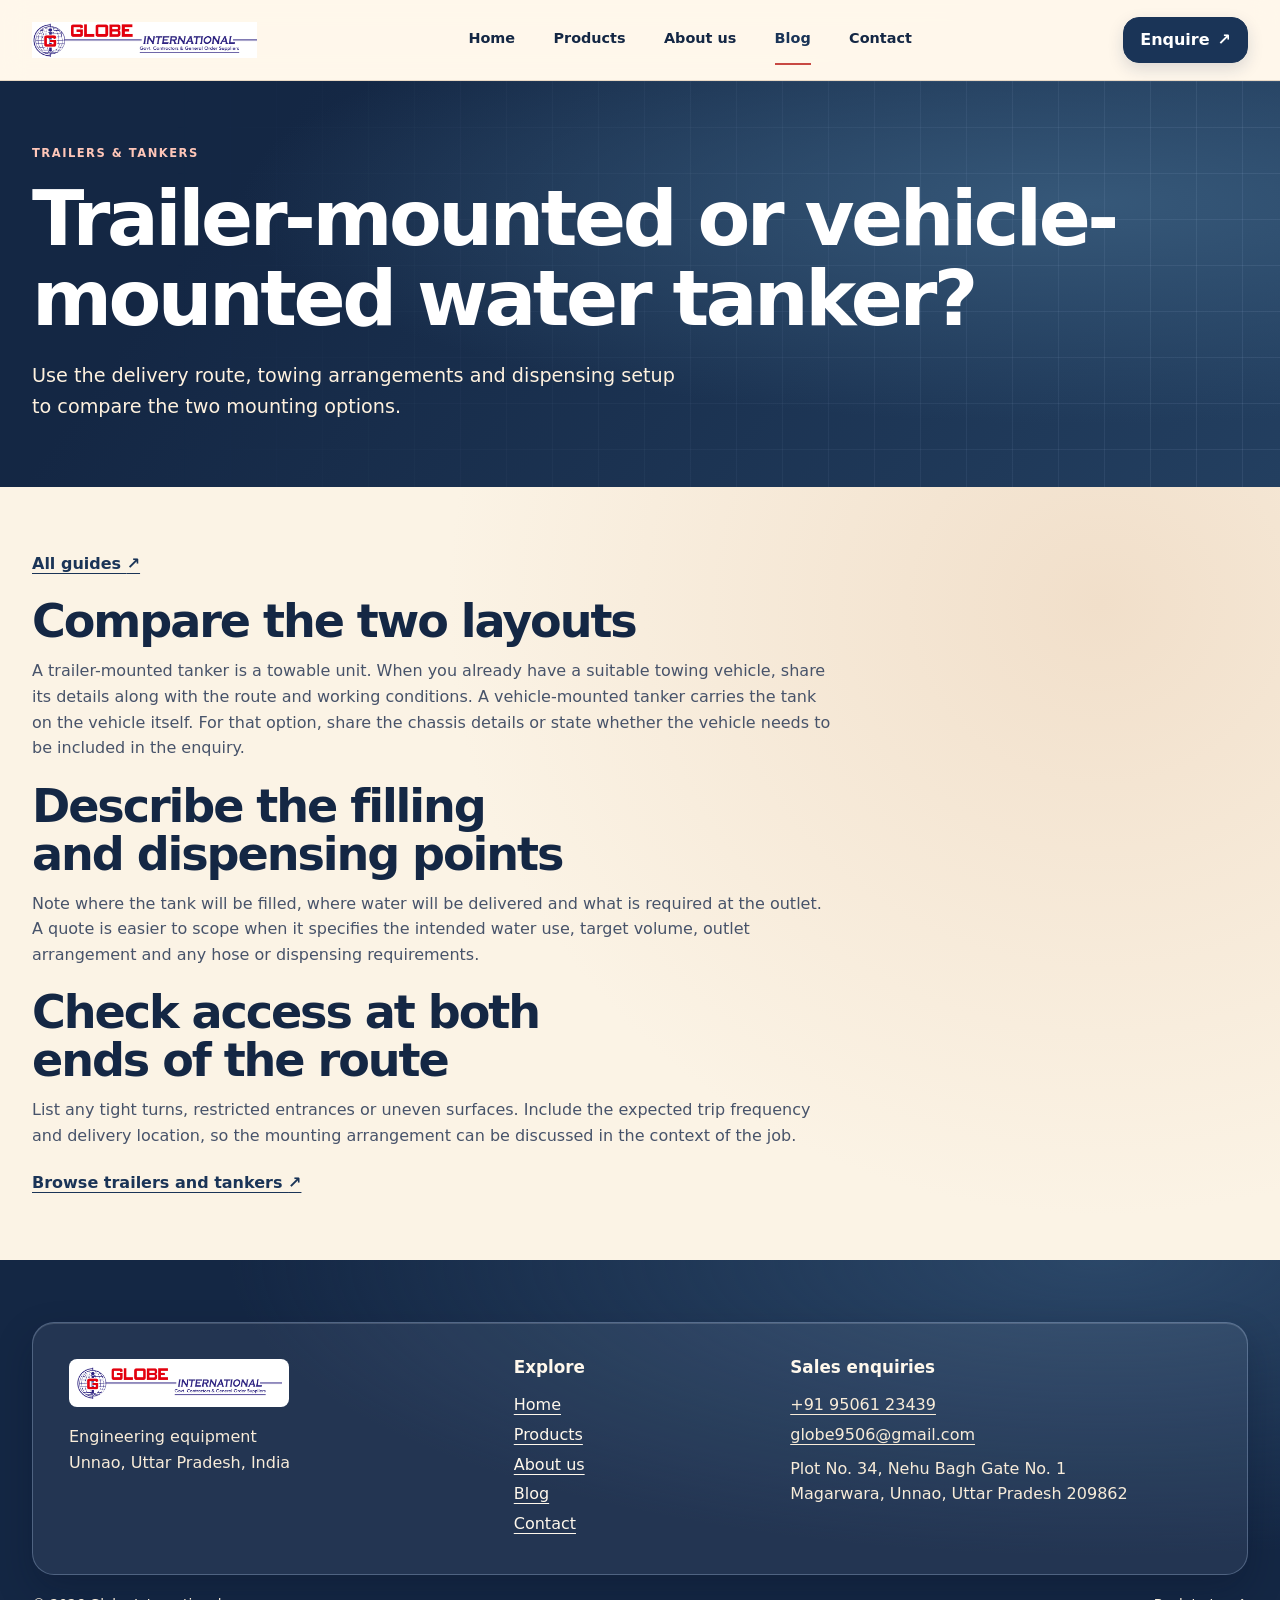
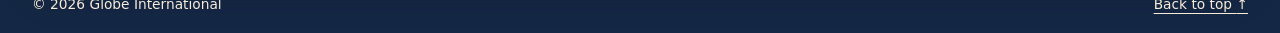
<file: blog-water-tanker-selection.html>
<!doctype html><html lang="en"><head><meta charset="utf-8"><meta name="viewport" content="width=device-width,initial-scale=1"><meta name="robots" content="noindex,nofollow"><meta name="description" content="Use the delivery route, towing arrangements and dispensing setup to compare the two mounting options."><title>Trailer-mounted or vehicle-mounted water tanker? | Globe International</title><link rel="stylesheet" href="site.css?v=11"><script src="site.js?v=3" defer></script><link rel="icon" href="favicon.svg" type="image/svg+xml"></head><body class="catalog"><a href="#main" class="skip">Skip to content</a><header id="top"><div class="wrap mast"><a href="index.html" class="brand"><img src="media/globe-logo.png" alt="Globe International"></a><nav aria-label="Main"><a href="index.html">Home</a><a href="products.html">Products</a><a href="about.html">About us</a><a href="blog.html" aria-current="true">Blog</a><a href="contact.html">Contact</a></nav><a class="button mast-cta" href="contact.html">Enquire<span aria-hidden="true"> ↗</span></a></div></header><main id="main"><section class="inner-head range-head"><div class="wrap"><div class="intro"><p class="eyebrow">Trailers &amp; tankers</p><h1>Trailer-mounted or vehicle-mounted water tanker?</h1><p class="lead">Use the delivery route, towing arrangements and dispensing setup to compare the two mounting options.</p></div></div></section><article class="wrap editorial-section"><div class="editorial-heading"><a class="text-link" href="blog.html">All guides <span aria-hidden="true">↗</span></a></div><section class="editorial-heading"><h2>Compare the two layouts</h2><p>A trailer-mounted tanker is a towable unit. When you already have a suitable towing vehicle, share its details along with the route and working conditions. A vehicle-mounted tanker carries the tank on the vehicle itself. For that option, share the chassis details or state whether the vehicle needs to be included in the enquiry.</p></section><section class="editorial-heading"><h2>Describe the filling and dispensing points</h2><p>Note where the tank will be filled, where water will be delivered and what is required at the outlet. A quote is easier to scope when it specifies the intended water use, target volume, outlet arrangement and any hose or dispensing requirements.</p></section><section class="editorial-heading"><h2>Check access at both ends of the route</h2><p>List any tight turns, restricted entrances or uneven surfaces. Include the expected trip frequency and delivery location, so the mounting arrangement can be discussed in the context of the job.</p></section><a class="text-link" href="products.html?group=2">Browse trailers and tankers <span aria-hidden="true">↗</span></a></article></main>
<footer class="site-footer">
  <div class="wrap footer-grid">
    <div class="footer-brand">
      <a href="index.html"><img src="media/globe-logo.png" alt="Globe International" loading="lazy"></a>
      <p>Engineering equipment<br>Unnao, Uttar Pradesh, India</p>
    </div>
    <nav class="footer-nav" aria-label="Footer">
      <h2>Explore</h2>
      <ul>
        <li><a href="index.html">Home</a></li>
        <li><a href="products.html">Products</a></li>
        <li><a href="about.html">About us</a></li>
        <li><a href="blog.html">Blog</a></li>
        <li><a href="contact.html">Contact</a></li>
      </ul>
    </nav>
    <div class="footer-contact">
      <h2>Sales enquiries</h2>
      <address>
        <a href="tel:+919506123439">+91 95061 23439</a>
        <a href="mailto:globe9506@gmail.com">globe9506@gmail.com</a>
        <span>Plot No. 34, Nehu Bagh Gate No. 1<br>Magarwara, Unnao, Uttar Pradesh 209862</span>
      </address>
    </div>
  </div>
  <div class="wrap footer-bottom">
    <span>© 2026 Globe International</span>
    <a href="#top">Back to top <span aria-hidden="true">↑</span></a>
  </div>
</footer></body></html>
</file>
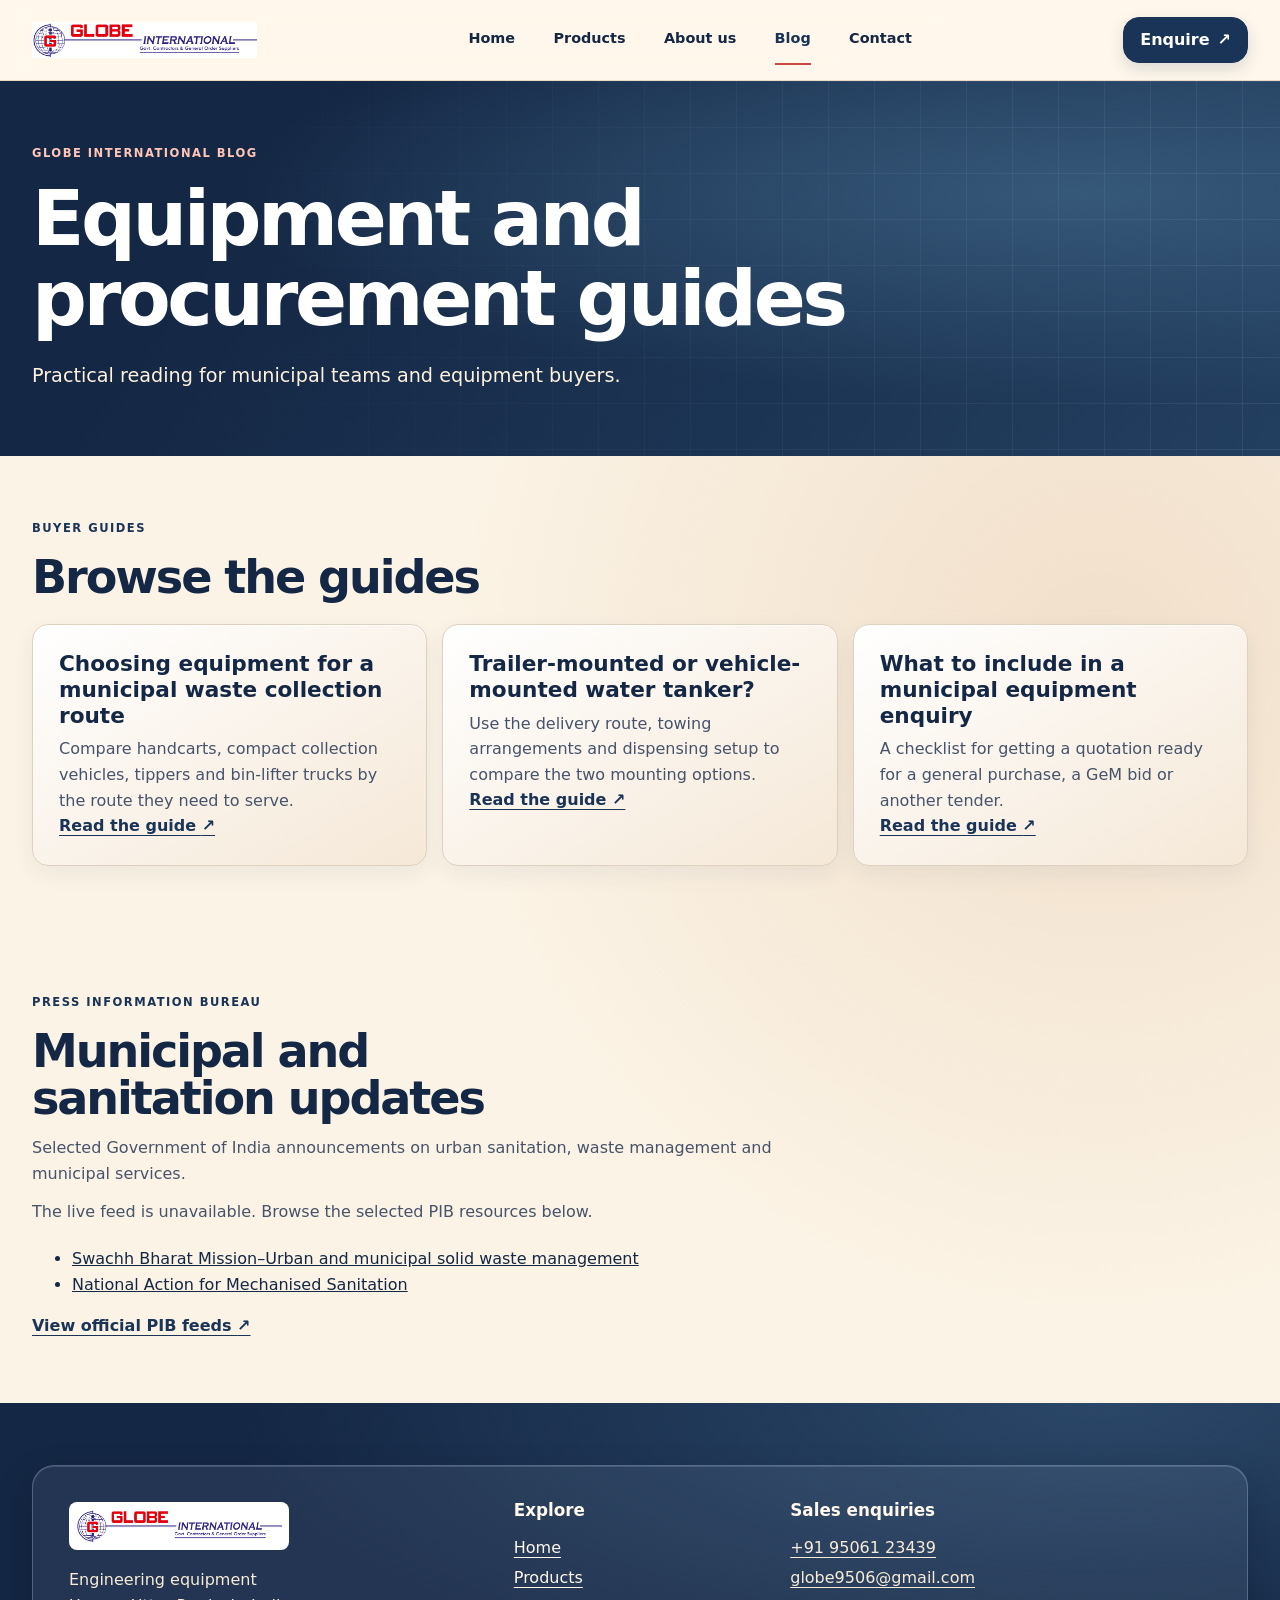
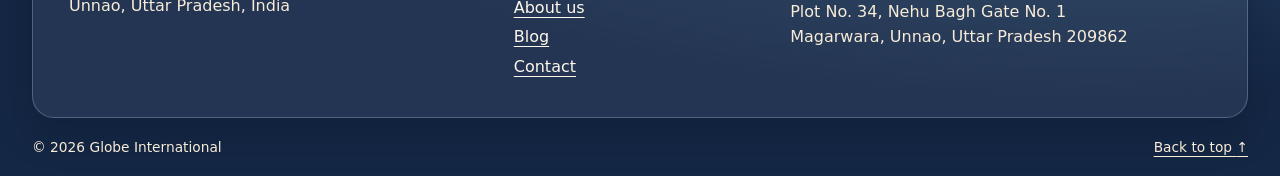
<file: blog.html>
<!doctype html><html lang="en"><head><meta charset="utf-8"><meta name="viewport" content="width=device-width,initial-scale=1"><meta name="robots" content="noindex,nofollow"><meta name="description" content="Read Globe International’s practical guides to choosing municipal equipment and preparing procurement enquiries."><title>Blog | Globe International</title><link rel="stylesheet" href="site.css?v=15"><script src="site.js?v=6" defer></script><link rel="icon" href="favicon.svg" type="image/svg+xml"><script src="blog-updates.js" defer></script></head><body class="catalog"><a href="#main" class="skip">Skip to content</a><header id="top"><div class="wrap mast"><a href="index.html" class="brand"><img src="media/globe-logo.png" alt="Globe International"></a><nav aria-label="Main"><a href="index.html">Home</a><a href="products.html">Products</a><a href="about.html">About us</a><a href="blog.html" aria-current="page">Blog</a><a href="contact.html">Contact</a></nav><a class="button mast-cta" href="contact.html">Enquire<span aria-hidden="true"> ↗</span></a></div></header><main id="main"><section class="inner-head range-head"><div class="wrap"><div class="intro"><p class="eyebrow">GLOBE INTERNATIONAL BLOG</p><h1>Equipment and procurement guides</h1><p class="lead">Practical reading for municipal teams and equipment buyers.</p></div></div></section><section class="wrap editorial-section" aria-labelledby="blog-guides"><div class="editorial-heading"><p class="eyebrow">BUYER GUIDES</p><h2 id="blog-guides">Browse the guides</h2></div><div class="info-grid"><article class="info-card"><h3>Choosing equipment for a municipal waste collection route</h3><p>Compare handcarts, compact collection vehicles, tippers and bin-lifter trucks by the route they need to serve.<br><a class="text-link" href="blog-waste-collection-equipment.html">Read the guide <span aria-hidden="true">↗</span></a></p></article><article class="info-card"><h3>Trailer-mounted or vehicle-mounted water tanker?</h3><p>Use the delivery route, towing arrangements and dispensing setup to compare the two mounting options.<br><a class="text-link" href="blog-water-tanker-selection.html">Read the guide <span aria-hidden="true">↗</span></a></p></article><article class="info-card"><h3>What to include in a municipal equipment enquiry</h3><p>A checklist for getting a quotation ready for a general purchase, a GeM bid or another tender.<br><a class="text-link" href="blog-equipment-enquiry-checklist.html">Read the guide <span aria-hidden="true">↗</span></a></p></article></div></section><section class="wrap editorial-section" aria-labelledby="industry-updates">
  <div class="editorial-heading">
    <p class="eyebrow">PRESS INFORMATION BUREAU</p>
    <h2 id="industry-updates">Municipal and sanitation updates</h2>
    <p>Selected Government of India announcements on urban sanitation, waste management and municipal services.</p>
    <p id="pib-status" role="status"></p>
  </div>
  <ul id="pib-updates">
    <li><a href="https://www.pib.gov.in/PressReleasePage.aspx?PRID=2220345&amp;lang=1&amp;reg=3">Swachh Bharat Mission–Urban and municipal solid waste management</a></li>
    <li><a href="https://www.pib.gov.in/PressReleasePage.aspx?PRID=2158328&amp;lang=2&amp;reg=3">National Action for Mechanised Sanitation</a></li>
  </ul>
  <p><a class="text-link" href="https://www.pib.gov.in/ViewRss.aspx?lang=1&amp;reg=1">View official PIB feeds <span aria-hidden="true">↗</span></a></p>
</section></main>
<footer class="site-footer">
  <div class="wrap footer-grid">
    <div class="footer-brand">
      <a href="index.html"><img src="media/globe-logo.png" alt="Globe International" loading="lazy"></a>
      <p>Engineering equipment<br>Unnao, Uttar Pradesh, India</p>
    </div>
    <nav class="footer-nav" aria-label="Footer">
      <h2>Explore</h2>
      <ul>
        <li><a href="index.html">Home</a></li>
        <li><a href="products.html">Products</a></li>
        <li><a href="about.html">About us</a></li>
        <li><a href="blog.html">Blog</a></li>
        <li><a href="contact.html">Contact</a></li>
      </ul>
    </nav>
    <div class="footer-contact">
      <h2>Sales enquiries</h2>
      <address>
        <a href="tel:+919506123439">+91 95061 23439</a>
        <a href="mailto:globe9506@gmail.com">globe9506@gmail.com</a>
        <span>Plot No. 34, Nehu Bagh Gate No. 1<br>Magarwara, Unnao, Uttar Pradesh 209862</span>
      </address>
    </div>
  </div>
  <div class="wrap footer-bottom">
    <span>© 2026 Globe International</span>
    <a href="#top">Back to top <span aria-hidden="true">↑</span></a>
  </div>
</footer></body></html>
</file>
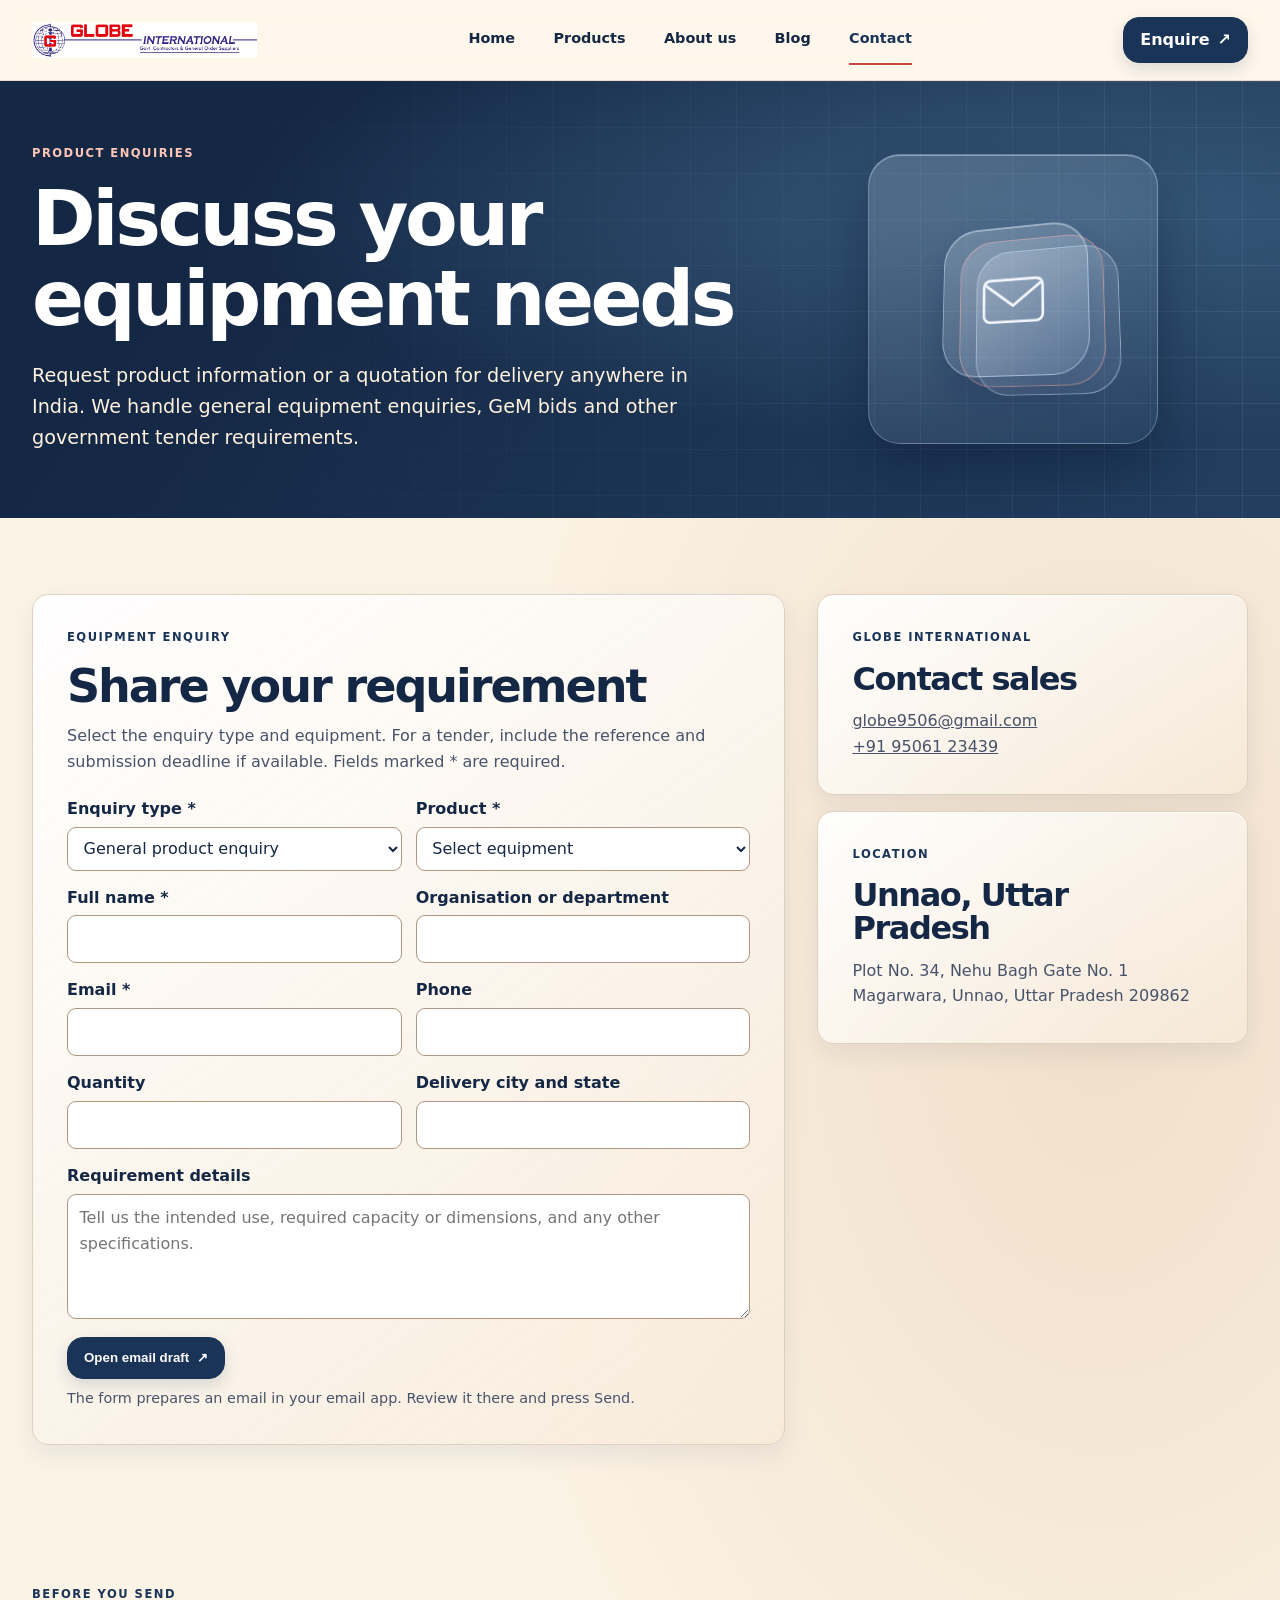
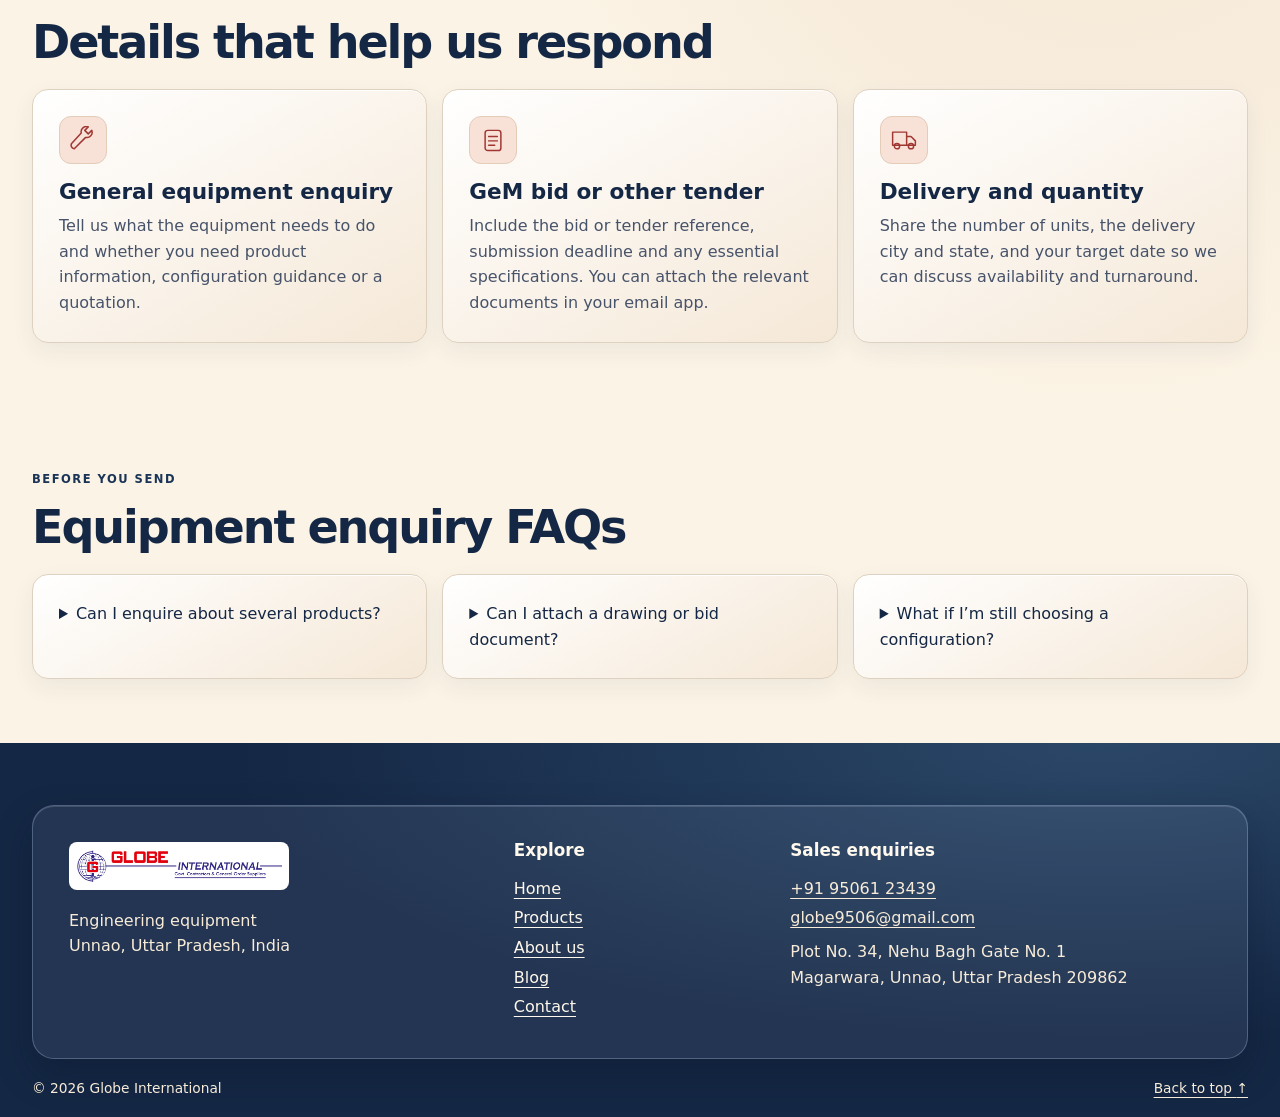
<file: contact.html>
<!doctype html><html lang="en"><head><meta charset="utf-8"><meta name="viewport" content="width=device-width,initial-scale=1"><meta name="robots" content="noindex,nofollow"><meta name="description" content="Contact Globe International in Unnao for equipment quotations, GeM bids and other government tender enquiries. Delivery across India."><title>Contact | Globe International</title><link rel="stylesheet" href="site.css?v=15"><script src="site.js?v=6" defer></script><link rel="icon" href="favicon.svg" type="image/svg+xml"></head><body class="catalog"><a href="#main" class="skip">Skip to content</a><header id="top"><div class="wrap mast"><a href="index.html" class="brand"><img src="media/globe-logo.png" alt="Globe International"></a><nav aria-label="Main"><a href="index.html">Home</a><a href="products.html">Products</a><a href="about.html">About us</a><a href="blog.html">Blog</a><a href="contact.html" aria-current="page">Contact</a></nav><a class="button mast-cta" href="contact.html">Enquire<span aria-hidden="true"> ↗</span></a></div></header><main id="main"><section class="inner-head range-head"><div class="wrap range-layout"><div class="intro"><p class="eyebrow">PRODUCT ENQUIRIES</p><h1>Discuss your equipment needs</h1><p class="lead">Request product information or a quotation for delivery anywhere in India. We handle general equipment enquiries, GeM bids and other government tender requirements.</p></div>
<div class="range-art" aria-hidden="true">
  <div class="orbit-frame">
    <div class="hero-emblem">
      <div class="emblem-face">
        <svg viewBox="0 0 64 64" fill="none" stroke="currentColor" stroke-width="2" stroke-linecap="round" stroke-linejoin="round"><rect x="9" y="17" width="46" height="32" rx="5"/><path d="m11 21 21 16 21-16"/></svg>
      </div>
    </div>
  </div>
</div>
</div></section><section class="wrap section enquiry-layout">
  <div class="enquiry-card">
    <p class="eyebrow">EQUIPMENT ENQUIRY</p>
    <h2>Share your requirement</h2>
    <p>Select the enquiry type and equipment. For a tender, include the reference and submission deadline if available. Fields marked * are required.</p>
    <form id="equipment-enquiry" hidden>
      <div class="enquiry-fields">
        <label>Enquiry type *
          <select name="type" required>
            <option value="general">General product enquiry</option>
            <option value="gem">GeM bid</option>
            <option value="tender">Other government tender</option>
          </select>
        </label>
        <label>Product *
          <select name="product" required>
            <option value="">Select equipment</option>
          <option value="0">Hopper tipper dumper</option>
          <option value="1">Trailer-mounted suction machine</option>
          <option value="2">Suction and jetting machine</option>
          <option value="3">Trailer-mounted road sweeper</option>
          <option value="4">Agricultural trailer</option>
          <option value="5">Trailer-mounted tanker</option>
          <option value="6">Stainless-steel sanitation cabins</option>
          <option value="7">Mobile toilet unit</option>
          <option value="8">Stainless-steel litter bins</option>
            <option value="9">Lidded plastic waste bins</option>
          <option value="10">Twin-compartment segregation bins</option>
          <option value="11">Bulk municipal waste bins</option>
          <option value="12">Manual waste collection handcart</option>
          <option value="13">Bin-lifter collection truck</option>
          <option value="14">Vehicle-mounted sanitizing sprayer</option>
          <option value="15">Cattle catcher vehicle</option>
          <option value="16">Municipal signboards</option>
            <option value="17">Truck-mounted hydraulic access platform</option>
          <option value="18">Three-wheeler waste collection vehicle</option>
          <option value="19">Vehicle-mounted water tanker</option>
            <option value="other">Other or multiple products</option>
          </select>
        </label>
        <fieldset class="enquiry-wide enquiry-fields" id="tender-fields" hidden disabled>
          <legend id="tender-legend">Tender details</legend>
          <label><span id="reference-label">Tender reference</span>
            <input name="reference" maxlength="100">
          </label>
          <label>Submission deadline
            <input name="deadline" type="date">
          </label>
        </fieldset>
        <label>Full name *
          <input name="name" autocomplete="name" required maxlength="100">
        </label>
        <label>Organisation or department
          <input name="organisation" autocomplete="organization" maxlength="120">
        </label>
        <label>Email *
          <input name="email" type="email" autocomplete="email" required maxlength="120">
        </label>
        <label>Phone
          <input name="phone" type="tel" autocomplete="tel" maxlength="30">
        </label>
        <label>Quantity
          <input name="quantity" type="number" min="1" step="1">
        </label>
        <label>Delivery city and state
          <input name="location" maxlength="120">
        </label>
        <label class="enquiry-wide">Requirement details
          <textarea name="details" rows="4" maxlength="500" placeholder="Tell us the intended use, required capacity or dimensions, and any other specifications."></textarea>
        </label>
      </div>
      <button class="button" type="submit" aria-describedby="email-help">Open email draft <span aria-hidden="true">↗</span></button>
      <p id="email-help">The form prepares an email in your email app. Review it there and press Send.</p>
    </form>
    <noscript><p>Use the email or phone link to share your enquiry.</p></noscript>
  </div>
  <div class="enquiry-sidebar">
    <div class="enquiry-card">
      <p class="eyebrow">GLOBE INTERNATIONAL</p>
      <h2>Contact sales</h2>
      <address>
        <a class="email" href="mailto:globe9506@gmail.com">globe9506@gmail.com</a><br>
        <a href="tel:+919506123439">+91 95061 23439</a>
      </address>
    </div>
    <div class="enquiry-card">
      <p class="eyebrow">LOCATION</p>
      <h2>Unnao, Uttar Pradesh</h2>
      <address>Plot No. 34, Nehu Bagh Gate No. 1<br>Magarwara, Unnao, Uttar Pradesh 209862</address>
    </div>
  </div>
</section>
<section class="wrap section editorial-section" aria-labelledby="enquiry-process">
  <div class="editorial-heading">
    <p class="eyebrow">BEFORE YOU SEND</p>
    <h2 id="enquiry-process">Details that help us respond</h2>
    
  </div>
  <div class="info-grid"><article class="info-card"><svg class="info-icon" aria-hidden="true" viewBox="0 0 32 32" fill="none" stroke="currentColor" stroke-width="1.7" stroke-linecap="round" stroke-linejoin="round"><path d="m6 26 13-13a6 6 0 0 0 7-8l-4 4-4-4 4-4a6 6 0 0 0-8 7L3 20a4 4 0 0 0 3 6Z"/></svg><h3>General equipment enquiry</h3><p>Tell us what the equipment needs to do and whether you need product information, configuration guidance or a quotation.</p></article><article class="info-card"><svg class="info-icon" aria-hidden="true" viewBox="0 0 32 32" fill="none" stroke="currentColor" stroke-width="1.7" stroke-linecap="round" stroke-linejoin="round"><rect x="7" y="5" width="18" height="23" rx="3"/><path d="M11 12h10m-10 5h10m-10 5h7"/></svg><h3>GeM bid or other tender</h3><p>Include the bid or tender reference, submission deadline and any essential specifications. You can attach the relevant documents in your email app.</p></article><article class="info-card"><svg class="info-icon" aria-hidden="true" viewBox="0 0 32 32" fill="none" stroke="currentColor" stroke-width="1.7" stroke-linecap="round" stroke-linejoin="round"><path d="M3 7h16v15H3zM19 12h5l5 5v5H19M3 22h2m6 0h10m6 0h2"/><circle cx="8" cy="23" r="3"/><circle cx="24" cy="23" r="3"/></svg><h3>Delivery and quantity</h3><p>Share the number of units, the delivery city and state, and your target date so we can discuss availability and turnaround.</p></article></div>
</section>
<section class="wrap editorial-section" aria-labelledby="enquiry-faq"><div class="editorial-heading"><p class="eyebrow">BEFORE YOU SEND</p><h2 id="enquiry-faq">Equipment enquiry FAQs</h2></div><div class="info-grid"><details class="info-card"><summary>Can I enquire about several products?</summary><p>Choose “Other or multiple products” and list the equipment and quantity for each item in your requirement.</p></details><details class="info-card"><summary>Can I attach a drawing or bid document?</summary><p>The form opens a draft in your email app. Attach your drawing, specification or tender document to that draft before sending it.</p></details><details class="info-card"><summary>What if I’m still choosing a configuration?</summary><p>Describe the application, operating site and target delivery location. You can also <a class="text-link" href="blog.html">read the buyer guides <span aria-hidden="true">↗</span></a> before making an enquiry.</p></details></div></section></main>
<footer class="site-footer">
  <div class="wrap footer-grid">
    <div class="footer-brand">
      <a href="index.html"><img src="media/globe-logo.png" alt="Globe International" loading="lazy"></a>
      <p>Engineering equipment<br>Unnao, Uttar Pradesh, India</p>
    </div>
    <nav class="footer-nav" aria-label="Footer">
      <h2>Explore</h2>
      <ul>
        <li><a href="index.html">Home</a></li>
        <li><a href="products.html">Products</a></li>
        <li><a href="about.html">About us</a></li>
        <li><a href="blog.html">Blog</a></li>
        <li><a href="contact.html">Contact</a></li>
      </ul>
    </nav>
    <div class="footer-contact">
      <h2>Sales enquiries</h2>
      <address>
        <a href="tel:+919506123439">+91 95061 23439</a>
        <a href="mailto:globe9506@gmail.com">globe9506@gmail.com</a>
        <span>Plot No. 34, Nehu Bagh Gate No. 1<br>Magarwara, Unnao, Uttar Pradesh 209862</span>
      </address>
    </div>
  </div>
  <div class="wrap footer-bottom">
    <span>© 2026 Globe International</span>
    <a href="#top">Back to top <span aria-hidden="true">↑</span></a>
  </div>
</footer></body></html>
</file>
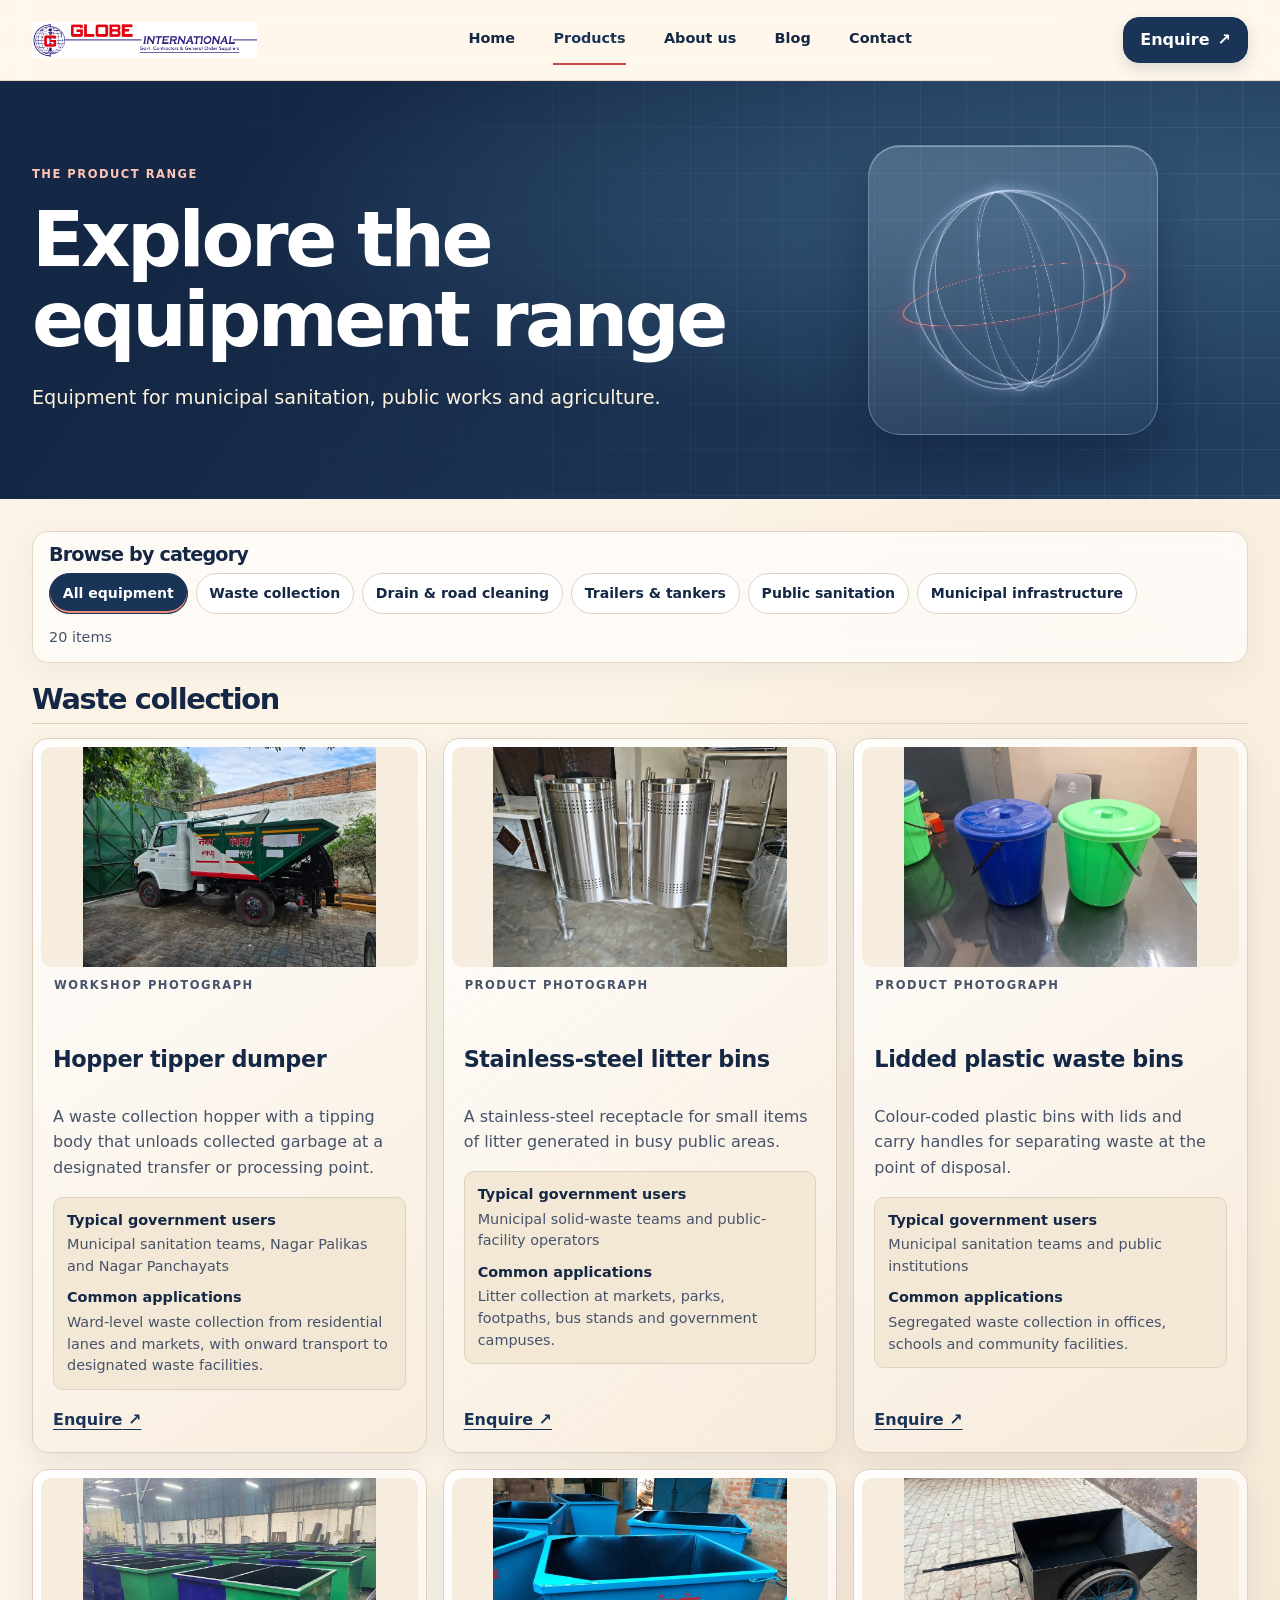
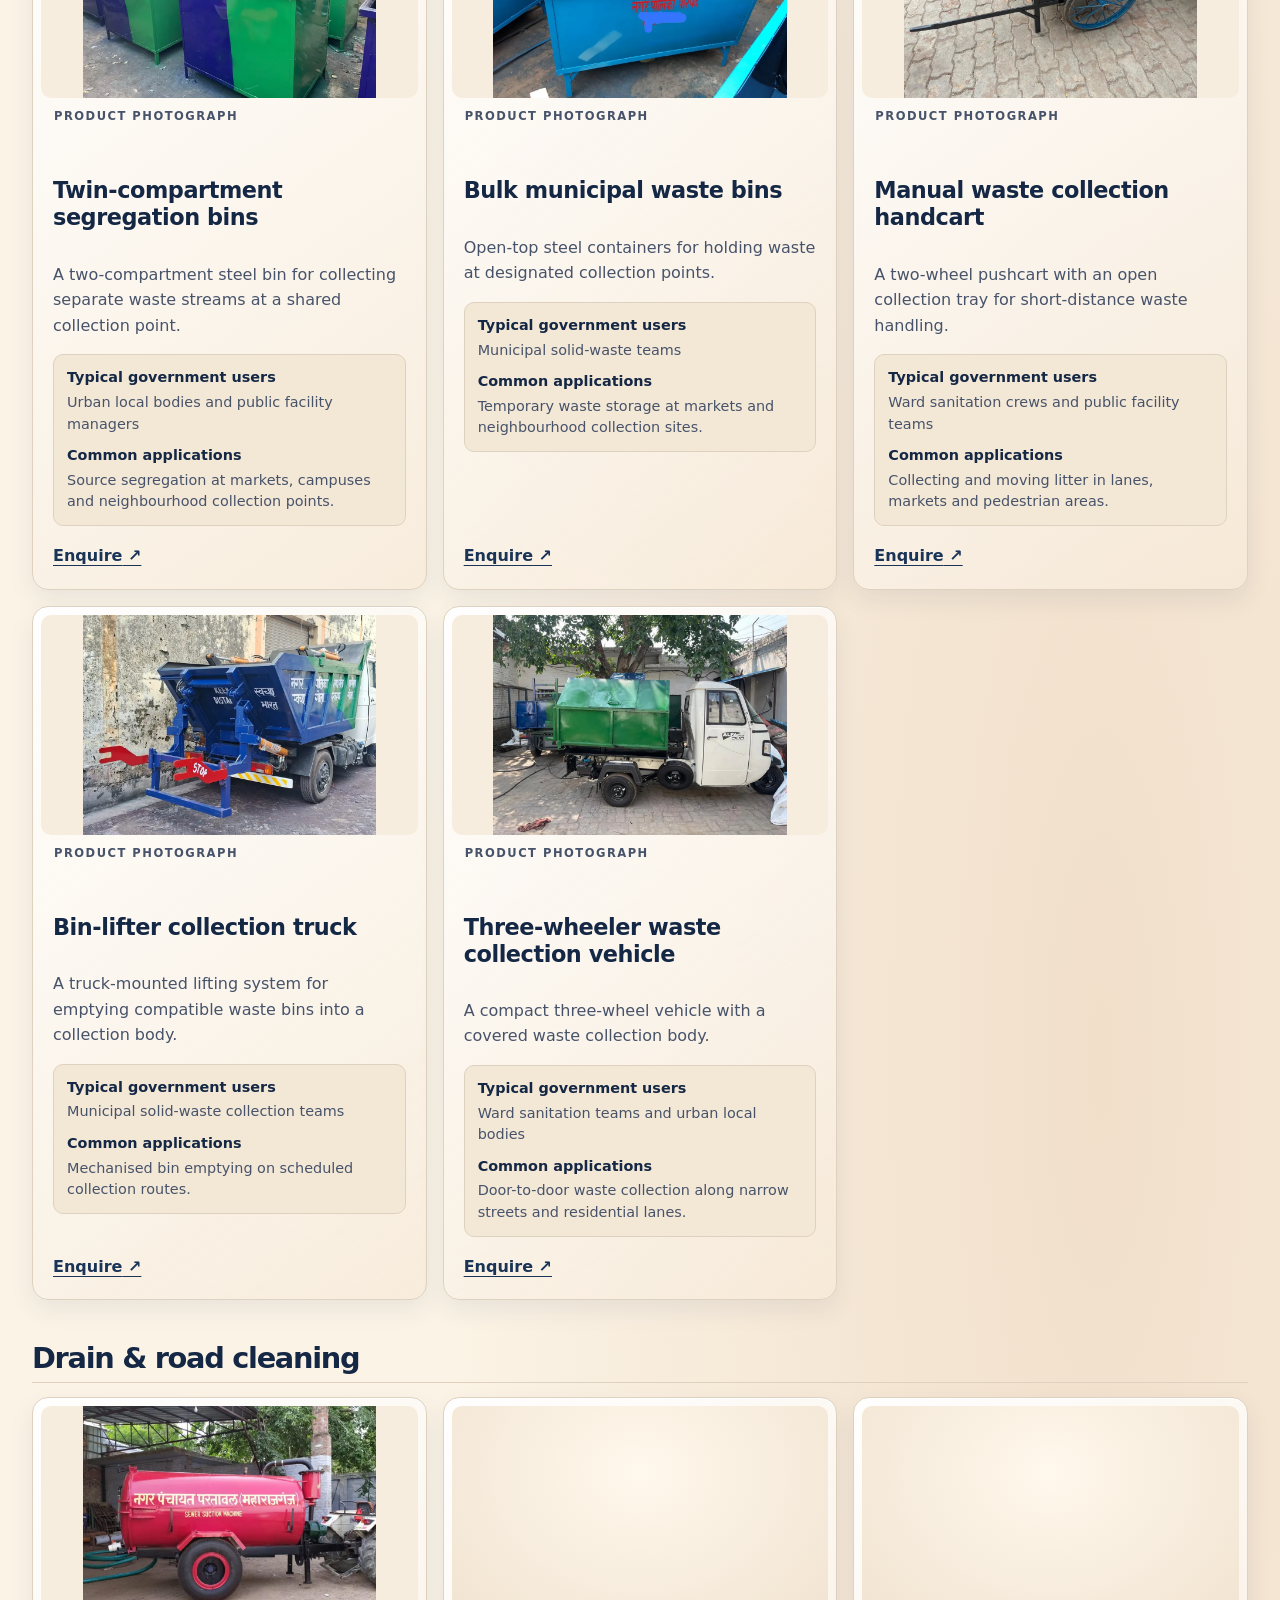
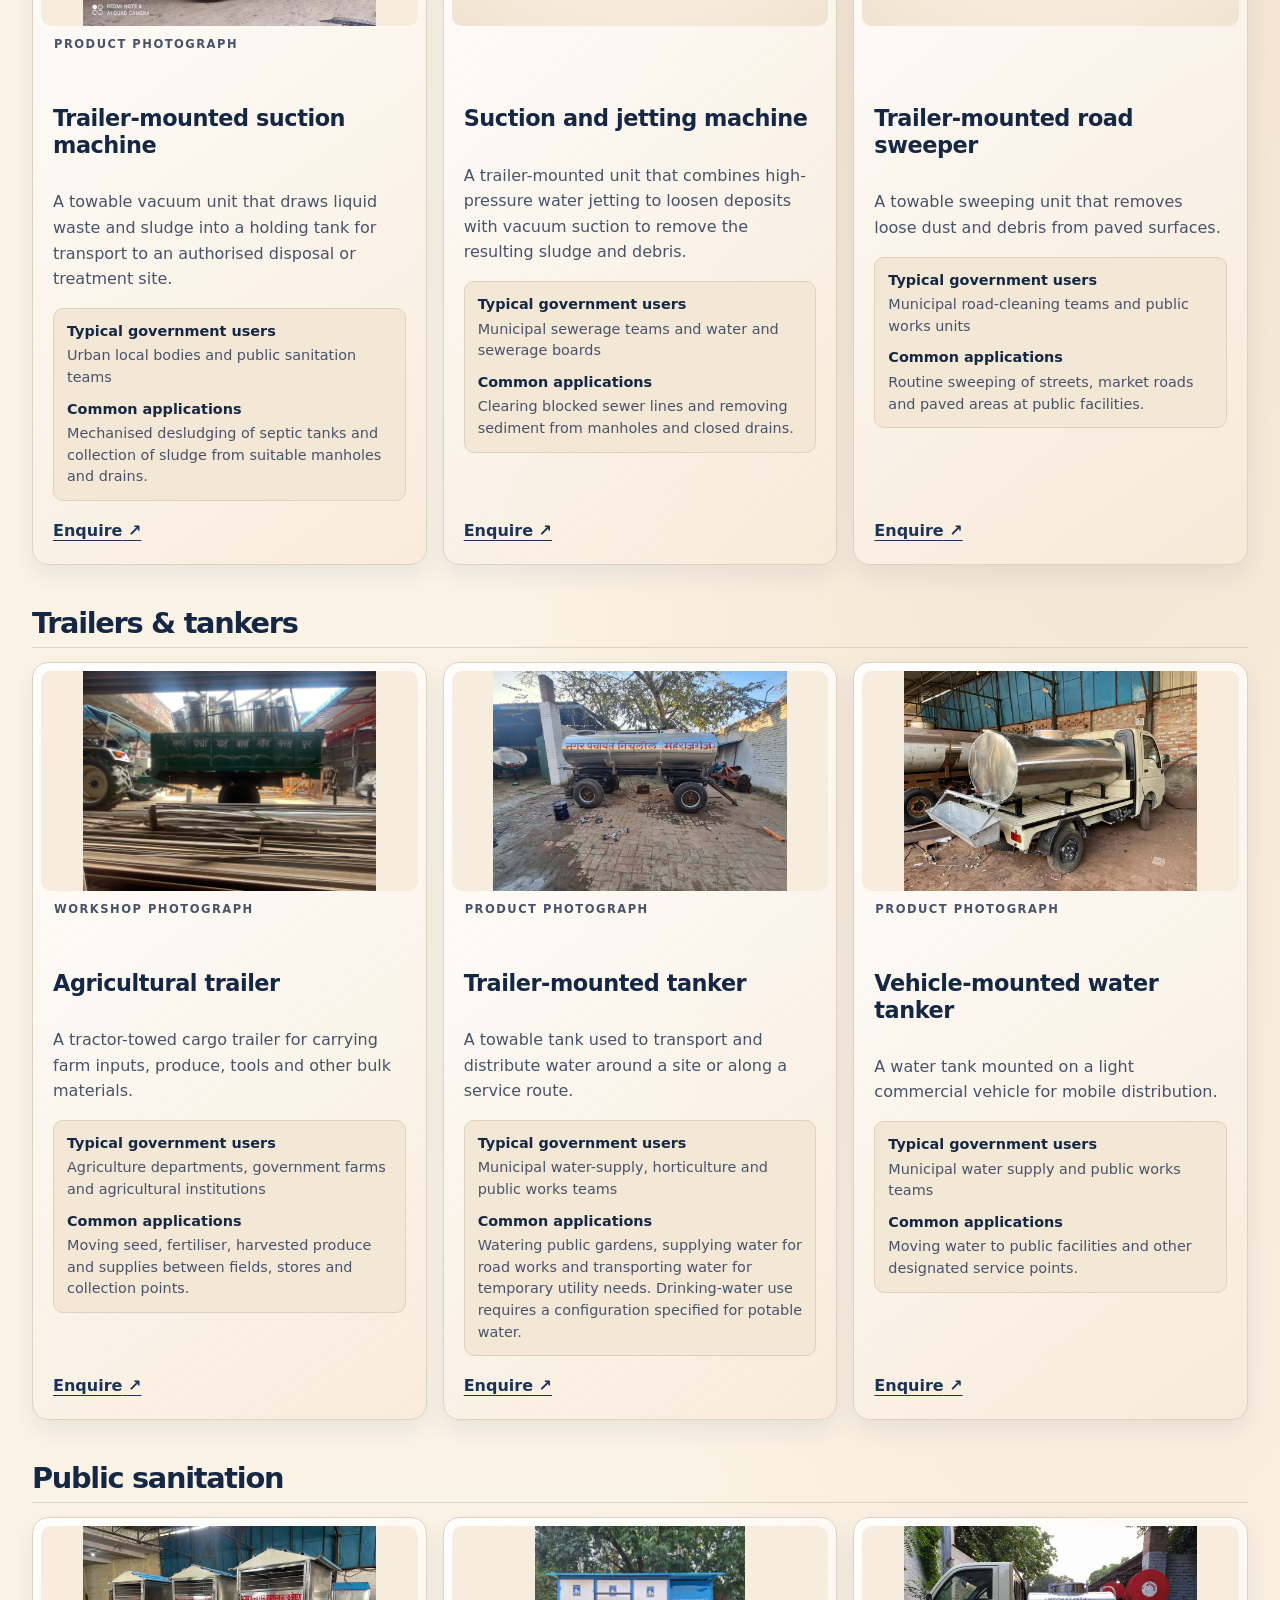
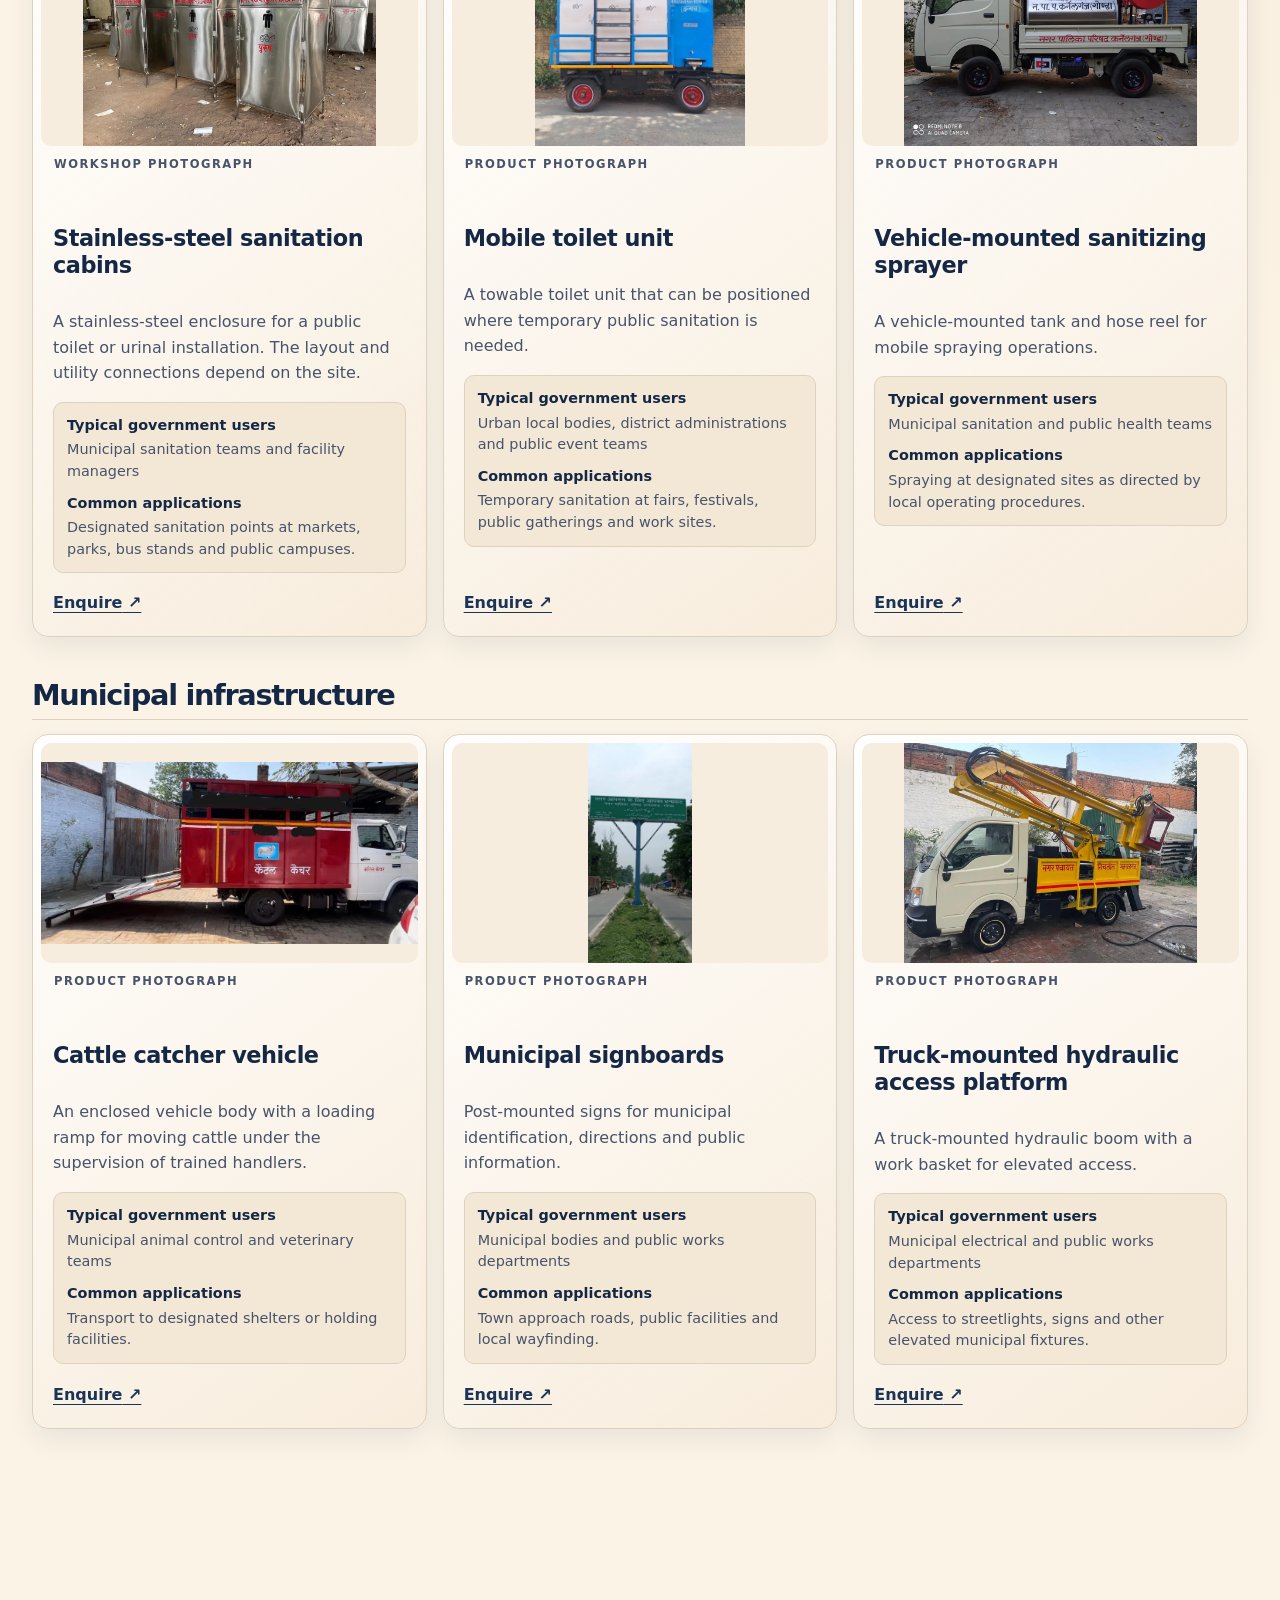
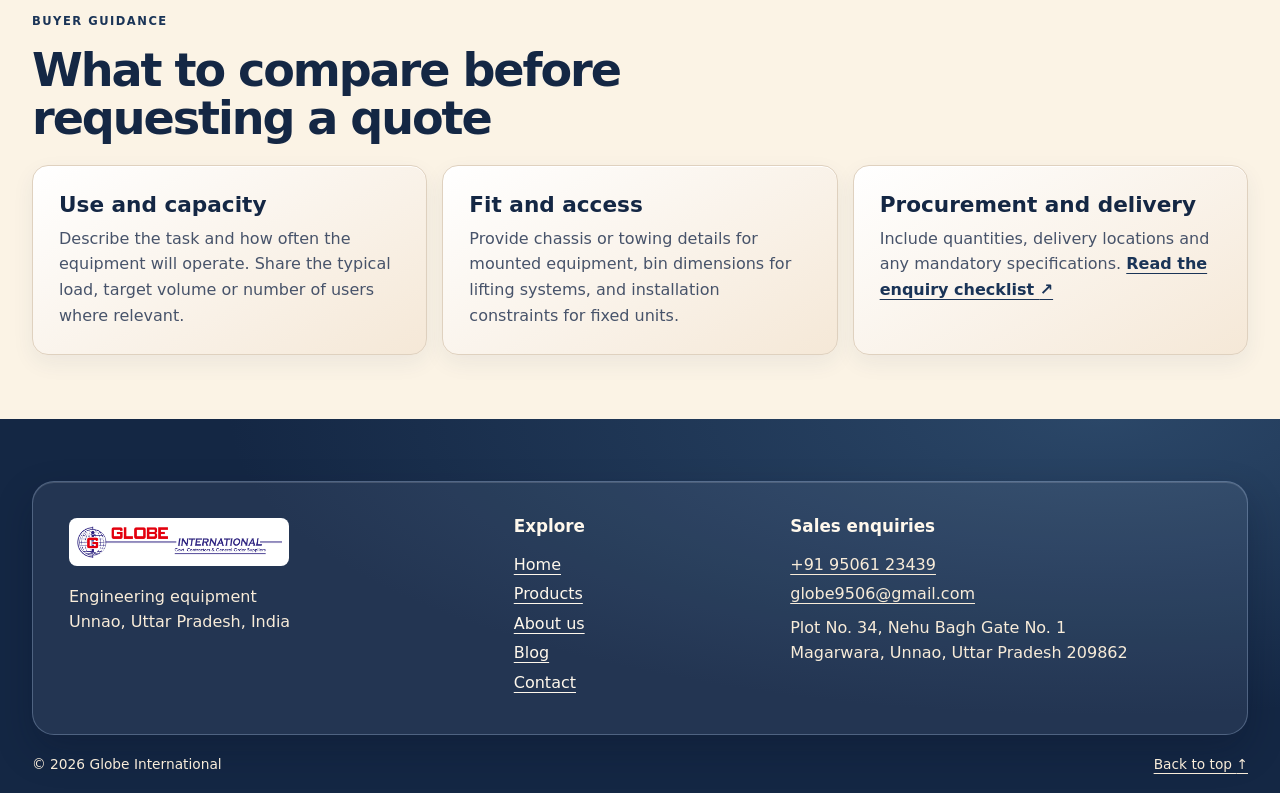
<file: products.html>
<!doctype html><html lang="en"><head><meta charset="utf-8"><meta name="viewport" content="width=device-width,initial-scale=1"><meta name="robots" content="noindex,nofollow"><meta name="description" content="Browse Globe International equipment for waste collection, road and drain cleaning, agricultural transport and public sanitation. Enquire for delivery across India."><title>Products | Globe International</title><link rel="stylesheet" href="site.css?v=15"><script src="site.js?v=6" defer></script><link rel="icon" href="favicon.svg" type="image/svg+xml"></head><body class="catalog"><a href="#main" class="skip">Skip to content</a><header id="top"><div class="wrap mast"><a href="index.html" class="brand"><img src="media/globe-logo.png" alt="Globe International"></a><nav aria-label="Main"><a href="index.html">Home</a><a href="products.html" aria-current="page">Products</a><a href="about.html">About us</a><a href="blog.html">Blog</a><a href="contact.html">Contact</a></nav><a class="button mast-cta" href="contact.html">Enquire<span aria-hidden="true"> ↗</span></a></div></header><main id="main"><section class="inner-head range-head"><div class="wrap range-layout"><div class="intro"><p class="eyebrow">THE PRODUCT RANGE</p><h1>Explore the equipment range</h1><p class="lead">Equipment for municipal sanitation, public works and agriculture.</p></div>
<div class="range-art" aria-hidden="true">
  <div class="orbit-frame">
    <div class="globe-volume">
      <i class="globe-ring"></i><i class="globe-ring"></i>
      <i class="globe-ring"></i><i class="globe-ring"></i>
      <i class="globe-ring"></i><i class="globe-ring"></i>
    </div>
  </div>
</div>
</div></section><section class="wrap section product-section" aria-labelledby="browse-equipment"><div class="filter-panel"><h2 id="browse-equipment">Browse by category</h2><div class="filters" role="group" aria-label="Filter equipment"><button type="button" data-filter="" aria-pressed="true">All equipment</button><button type="button" data-filter="Waste collection" aria-pressed="false">Waste collection</button><button type="button" data-filter="Drain & road cleaning" aria-pressed="false">Drain & road cleaning</button><button type="button" data-filter="Trailers & tankers" aria-pressed="false">Trailers & tankers</button><button type="button" data-filter="Public sanitation" aria-pressed="false">Public sanitation</button><button type="button" data-filter="Municipal infrastructure" aria-pressed="false">Municipal infrastructure</button></div><p id="result-count" role="status">20 items</p></div><section class="equipment-category" data-catalogue-group="Waste collection" aria-labelledby="equipment-category-0">
<h2 id="equipment-category-0">Waste collection</h2>
<div class="products">
<article class="product" data-group="Waste collection"><figure><img src="media/hopper-tipper-workshop.webp" alt="Green and white truck-mounted waste hopper at the workshop" loading="lazy"><figcaption>Workshop photograph</figcaption></figure><div class="product-body"><h3>Hopper tipper dumper</h3><p class="product-description">A waste collection hopper with a tipping body that unloads collected garbage at a designated transfer or processing point.</p>
<dl class="product-applications">
  <dt>Typical government users</dt><dd>Municipal sanitation teams, Nagar Palikas and Nagar Panchayats</dd>
  <dt>Common applications</dt><dd>Ward-level waste collection from residential lanes and markets, with onward transport to designated waste facilities.</dd>
</dl><a class="text-link" href="contact.html?product=0">Enquire<span aria-hidden="true"> ↗</span></a></div></article>
<article class="product" data-group="Waste collection"><figure><img src="media/steel-litter-bins.webp" alt="Two stainless-steel litter bins mounted on a shared stand" loading="lazy"><figcaption>Product photograph</figcaption></figure><div class="product-body"><h3>Stainless-steel litter bins</h3><p class="product-description">A stainless-steel receptacle for small items of litter generated in busy public areas.</p>
<dl class="product-applications">
  <dt>Typical government users</dt><dd>Municipal solid-waste teams and public-facility operators</dd>
  <dt>Common applications</dt><dd>Litter collection at markets, parks, footpaths, bus stands and government campuses.</dd>
</dl><a class="text-link" href="contact.html?product=8">Enquire<span aria-hidden="true"> ↗</span></a></div></article>
<article class="product" data-group="Waste collection"><figure><img src="media/plastic-waste-bins.webp" alt="Lidded plastic waste bins" loading="lazy"><figcaption>Product photograph</figcaption></figure><div class="product-body"><h3>Lidded plastic waste bins</h3><p class="product-description">Colour-coded plastic bins with lids and carry handles for separating waste at the point of disposal.</p>
<dl class="product-applications"><dt>Typical government users</dt><dd>Municipal sanitation teams and public institutions</dd><dt>Common applications</dt><dd>Segregated waste collection in offices, schools and community facilities.</dd></dl><a class="text-link" href="contact.html?product=9">Enquire<span aria-hidden="true"> ↗</span></a></div></article>
<article class="product" data-group="Waste collection"><figure><img src="media/segregation-bins.webp" alt="Twin-compartment segregation bins" loading="lazy"><figcaption>Product photograph</figcaption></figure><div class="product-body"><h3>Twin-compartment segregation bins</h3><p class="product-description">A two-compartment steel bin for collecting separate waste streams at a shared collection point.</p>
<dl class="product-applications"><dt>Typical government users</dt><dd>Urban local bodies and public facility managers</dd><dt>Common applications</dt><dd>Source segregation at markets, campuses and neighbourhood collection points.</dd></dl><a class="text-link" href="contact.html?product=10">Enquire<span aria-hidden="true"> ↗</span></a></div></article>
<article class="product" data-group="Waste collection"><figure><img src="media/municipal-bulk-bins.webp" alt="Bulk municipal waste bins" loading="lazy"><figcaption>Product photograph</figcaption></figure><div class="product-body"><h3>Bulk municipal waste bins</h3><p class="product-description">Open-top steel containers for holding waste at designated collection points.</p>
<dl class="product-applications"><dt>Typical government users</dt><dd>Municipal solid-waste teams</dd><dt>Common applications</dt><dd>Temporary waste storage at markets and neighbourhood collection sites.</dd></dl><a class="text-link" href="contact.html?product=11">Enquire<span aria-hidden="true"> ↗</span></a></div></article>
<article class="product" data-group="Waste collection"><figure><img src="media/waste-handcart.webp" alt="Manual waste collection handcart" loading="lazy"><figcaption>Product photograph</figcaption></figure><div class="product-body"><h3>Manual waste collection handcart</h3><p class="product-description">A two-wheel pushcart with an open collection tray for short-distance waste handling.</p>
<dl class="product-applications"><dt>Typical government users</dt><dd>Ward sanitation crews and public facility teams</dd><dt>Common applications</dt><dd>Collecting and moving litter in lanes, markets and pedestrian areas.</dd></dl><a class="text-link" href="contact.html?product=12">Enquire<span aria-hidden="true"> ↗</span></a></div></article>
<article class="product" data-group="Waste collection"><figure><img src="media/bin-lifter-truck.webp" alt="Bin-lifter collection truck" loading="lazy"><figcaption>Product photograph</figcaption></figure><div class="product-body"><h3>Bin-lifter collection truck</h3><p class="product-description">A truck-mounted lifting system for emptying compatible waste bins into a collection body.</p>
<dl class="product-applications"><dt>Typical government users</dt><dd>Municipal solid-waste collection teams</dd><dt>Common applications</dt><dd>Mechanised bin emptying on scheduled collection routes.</dd></dl><a class="text-link" href="contact.html?product=13">Enquire<span aria-hidden="true"> ↗</span></a></div></article>
<article class="product" data-group="Waste collection"><figure><img src="media/compact-waste-vehicle.webp" alt="Three-wheeler waste collection vehicle" loading="lazy"><figcaption>Product photograph</figcaption></figure><div class="product-body"><h3>Three-wheeler waste collection vehicle</h3><p class="product-description">A compact three-wheel vehicle with a covered waste collection body.</p><dl class="product-applications"><dt>Typical government users</dt><dd>Ward sanitation teams and urban local bodies</dd><dt>Common applications</dt><dd>Door-to-door waste collection along narrow streets and residential lanes.</dd></dl><a class="text-link" href="contact.html?product=18">Enquire<span aria-hidden="true"> ↗</span></a></div></article>
</div>
</section>
<section class="equipment-category" data-catalogue-group="Drain &amp; road cleaning" aria-labelledby="equipment-category-1">
<h2 id="equipment-category-1">Drain &amp; road cleaning</h2>
<div class="products">
<article class="product" data-group="Drain & road cleaning"><figure><img src="media/sewer-suction-trailer.webp" alt="Red trailer-mounted sewer suction machine connected to a tractor" loading="lazy"><figcaption>Product photograph</figcaption></figure><div class="product-body"><h3>Trailer-mounted suction machine</h3><p class="product-description">A towable vacuum unit that draws liquid waste and sludge into a holding tank for transport to an authorised disposal or treatment site.</p>
<dl class="product-applications">
  <dt>Typical government users</dt><dd>Urban local bodies and public sanitation teams</dd>
  <dt>Common applications</dt><dd>Mechanised desludging of septic tanks and collection of sludge from suitable manholes and drains.</dd>
</dl><a class="text-link" href="contact.html?product=1">Enquire<span aria-hidden="true"> ↗</span></a></div></article>
<article class="product" data-group="Drain & road cleaning"><figure aria-hidden="true"><div class="equipment-photo-empty"></div><figcaption>&nbsp;</figcaption></figure><div class="product-body"><h3>Suction and jetting machine</h3><p class="product-description">A trailer-mounted unit that combines high-pressure water jetting to loosen deposits with vacuum suction to remove the resulting sludge and debris.</p>
<dl class="product-applications">
  <dt>Typical government users</dt><dd>Municipal sewerage teams and water and sewerage boards</dd>
  <dt>Common applications</dt><dd>Clearing blocked sewer lines and removing sediment from manholes and closed drains.</dd>
</dl><a class="text-link" href="contact.html?product=2">Enquire<span aria-hidden="true"> ↗</span></a></div></article>
<article class="product" data-group="Drain & road cleaning"><figure aria-hidden="true"><div class="equipment-photo-empty"></div><figcaption>&nbsp;</figcaption></figure><div class="product-body"><h3>Trailer-mounted road sweeper</h3><p class="product-description">A towable sweeping unit that removes loose dust and debris from paved surfaces.</p>
<dl class="product-applications">
  <dt>Typical government users</dt><dd>Municipal road-cleaning teams and public works units</dd>
  <dt>Common applications</dt><dd>Routine sweeping of streets, market roads and paved areas at public facilities.</dd>
</dl><a class="text-link" href="contact.html?product=3">Enquire<span aria-hidden="true"> ↗</span></a></div></article>
</div>
</section>
<section class="equipment-category" data-catalogue-group="Trailers &amp; tankers" aria-labelledby="equipment-category-2">
<h2 id="equipment-category-2">Trailers &amp; tankers</h2>
<div class="products">
<article class="product" data-group="Trailers & tankers"><figure><img src="media/agricultural-trailer.webp" alt="Green tractor-towed agricultural trailer at the workshop" loading="lazy"><figcaption>Workshop photograph</figcaption></figure><div class="product-body"><h3>Agricultural trailer</h3><p class="product-description">A tractor-towed cargo trailer for carrying farm inputs, produce, tools and other bulk materials.</p>
<dl class="product-applications">
  <dt>Typical government users</dt><dd>Agriculture departments, government farms and agricultural institutions</dd>
  <dt>Common applications</dt><dd>Moving seed, fertiliser, harvested produce and supplies between fields, stores and collection points.</dd>
</dl><a class="text-link" href="contact.html?product=4">Enquire<span aria-hidden="true"> ↗</span></a></div></article>
<article class="product" data-group="Trailers & tankers"><figure><img src="media/water-tanker-trailer.webp" alt="Stainless-steel water tanker on a four-wheel trailer" loading="lazy"><figcaption>Product photograph</figcaption></figure><div class="product-body"><h3>Trailer-mounted tanker</h3><p class="product-description">A towable tank used to transport and distribute water around a site or along a service route.</p>
<dl class="product-applications">
  <dt>Typical government users</dt><dd>Municipal water-supply, horticulture and public works teams</dd>
  <dt>Common applications</dt><dd>Watering public gardens, supplying water for road works and transporting water for temporary utility needs. Drinking-water use requires a configuration specified for potable water.</dd>
</dl><a class="text-link" href="contact.html?product=5">Enquire<span aria-hidden="true"> ↗</span></a></div></article>
<article class="product" data-group="Trailers &amp; tankers"><figure><img src="media/vehicle-water-tanker.webp" alt="Vehicle-mounted water tanker" loading="lazy"><figcaption>Product photograph</figcaption></figure><div class="product-body"><h3>Vehicle-mounted water tanker</h3><p class="product-description">A water tank mounted on a light commercial vehicle for mobile distribution.</p><dl class="product-applications"><dt>Typical government users</dt><dd>Municipal water supply and public works teams</dd><dt>Common applications</dt><dd>Moving water to public facilities and other designated service points.</dd></dl><a class="text-link" href="contact.html?product=19">Enquire<span aria-hidden="true"> ↗</span></a></div></article>
</div>
</section>
<section class="equipment-category" data-catalogue-group="Public sanitation" aria-labelledby="equipment-category-3">
<h2 id="equipment-category-3">Public sanitation</h2>
<div class="products">
<article class="product" data-group="Public sanitation"><figure><img src="media/sanitation-cabins.webp" alt="Stainless-steel urinal cabins at the workshop" loading="lazy"><figcaption>Workshop photograph</figcaption></figure><div class="product-body"><h3>Stainless-steel sanitation cabins</h3><p class="product-description">A stainless-steel enclosure for a public toilet or urinal installation. The layout and utility connections depend on the site.</p>
<dl class="product-applications">
  <dt>Typical government users</dt><dd>Municipal sanitation teams and facility managers</dd>
  <dt>Common applications</dt><dd>Designated sanitation points at markets, parks, bus stands and public campuses.</dd>
</dl><a class="text-link" href="contact.html?product=6">Enquire<span aria-hidden="true"> ↗</span></a></div></article>
<article class="product" data-group="Public sanitation"><figure><img src="media/mobile-toilet-trailer.webp" alt="Blue trailer-mounted toilet unit with three doors and an exterior basin" loading="lazy"><figcaption>Product photograph</figcaption></figure><div class="product-body"><h3>Mobile toilet unit</h3><p class="product-description">A towable toilet unit that can be positioned where temporary public sanitation is needed.</p>
<dl class="product-applications">
  <dt>Typical government users</dt><dd>Urban local bodies, district administrations and public event teams</dd>
  <dt>Common applications</dt><dd>Temporary sanitation at fairs, festivals, public gatherings and work sites.</dd>
</dl><a class="text-link" href="contact.html?product=7">Enquire<span aria-hidden="true"> ↗</span></a></div></article>
<article class="product" data-group="Public sanitation"><figure><img src="media/sanitizer-truck.webp" alt="Vehicle-mounted sanitizing sprayer" loading="lazy"><figcaption>Product photograph</figcaption></figure><div class="product-body"><h3>Vehicle-mounted sanitizing sprayer</h3><p class="product-description">A vehicle-mounted tank and hose reel for mobile spraying operations.</p>
<dl class="product-applications"><dt>Typical government users</dt><dd>Municipal sanitation and public health teams</dd><dt>Common applications</dt><dd>Spraying at designated sites as directed by local operating procedures.</dd></dl><a class="text-link" href="contact.html?product=14">Enquire<span aria-hidden="true"> ↗</span></a></div></article>
</div>
</section>
<section class="equipment-category" data-catalogue-group="Municipal infrastructure" aria-labelledby="equipment-category-4">
<h2 id="equipment-category-4">Municipal infrastructure</h2>
<div class="products">
<article class="product" data-group="Municipal infrastructure"><figure><img src="media/cattle-catcher.webp" alt="Cattle catcher vehicle" loading="lazy"><figcaption>Product photograph</figcaption></figure><div class="product-body"><h3>Cattle catcher vehicle</h3><p class="product-description">An enclosed vehicle body with a loading ramp for moving cattle under the supervision of trained handlers.</p>
<dl class="product-applications"><dt>Typical government users</dt><dd>Municipal animal control and veterinary teams</dd><dt>Common applications</dt><dd>Transport to designated shelters or holding facilities.</dd></dl><a class="text-link" href="contact.html?product=15">Enquire<span aria-hidden="true"> ↗</span></a></div></article>
<article class="product" data-group="Municipal infrastructure"><figure><img src="media/municipal-signage.webp" alt="Municipal signboards" loading="lazy"><figcaption>Product photograph</figcaption></figure><div class="product-body"><h3>Municipal signboards</h3><p class="product-description">Post-mounted signs for municipal identification, directions and public information.</p>
<dl class="product-applications"><dt>Typical government users</dt><dd>Municipal bodies and public works departments</dd><dt>Common applications</dt><dd>Town approach roads, public facilities and local wayfinding.</dd></dl><a class="text-link" href="contact.html?product=16">Enquire<span aria-hidden="true"> ↗</span></a></div></article>
<article class="product" data-group="Municipal infrastructure"><figure><img src="media/hydraulic-access-platform.webp" alt="Truck-mounted hydraulic access platform" loading="lazy"><figcaption>Product photograph</figcaption></figure><div class="product-body"><h3>Truck-mounted hydraulic access platform</h3><p class="product-description">A truck-mounted hydraulic boom with a work basket for elevated access.</p><dl class="product-applications"><dt>Typical government users</dt><dd>Municipal electrical and public works departments</dd><dt>Common applications</dt><dd>Access to streetlights, signs and other elevated municipal fixtures.</dd></dl><a class="text-link" href="contact.html?product=17">Enquire<span aria-hidden="true"> ↗</span></a></div></article>
</div>
</section>
</section>
<section class="wrap editorial-section" aria-labelledby="compare-equipment"><div class="editorial-heading"><p class="eyebrow">BUYER GUIDANCE</p><h2 id="compare-equipment">What to compare before requesting a quote</h2></div><div class="info-grid"><article class="info-card"><h3>Use and capacity</h3><p>Describe the task and how often the equipment will operate. Share the typical load, target volume or number of users where relevant.</p></article><article class="info-card"><h3>Fit and access</h3><p>Provide chassis or towing details for mounted equipment, bin dimensions for lifting systems, and installation constraints for fixed units.</p></article><article class="info-card"><h3>Procurement and delivery</h3><p>Include quantities, delivery locations and any mandatory specifications. <a class="text-link" href="blog-equipment-enquiry-checklist.html">Read the enquiry checklist <span aria-hidden="true">↗</span></a></p></article></div></section></main>
<footer class="site-footer">
  <div class="wrap footer-grid">
    <div class="footer-brand">
      <a href="index.html"><img src="media/globe-logo.png" alt="Globe International" loading="lazy"></a>
      <p>Engineering equipment<br>Unnao, Uttar Pradesh, India</p>
    </div>
    <nav class="footer-nav" aria-label="Footer">
      <h2>Explore</h2>
      <ul>
        <li><a href="index.html">Home</a></li>
        <li><a href="products.html">Products</a></li>
        <li><a href="about.html">About us</a></li>
        <li><a href="blog.html">Blog</a></li>
        <li><a href="contact.html">Contact</a></li>
      </ul>
    </nav>
    <div class="footer-contact">
      <h2>Sales enquiries</h2>
      <address>
        <a href="tel:+919506123439">+91 95061 23439</a>
        <a href="mailto:globe9506@gmail.com">globe9506@gmail.com</a>
        <span>Plot No. 34, Nehu Bagh Gate No. 1<br>Magarwara, Unnao, Uttar Pradesh 209862</span>
      </address>
    </div>
  </div>
  <div class="wrap footer-bottom">
    <span>© 2026 Globe International</span>
    <a href="#top">Back to top <span aria-hidden="true">↑</span></a>
  </div>
</footer></body></html>
</file>
<file: site.css>
:root{--ink:#14283e;--paper:#f7f9fb;--panel:#e9eff5;--accent:#10497e;--muted:#496074;--line:#cbd6df;--white:#fff;--radius:10px}*{box-sizing:border-box}html{scroll-behavior:smooth}body{margin:0;background:var(--paper);color:var(--ink);font:16px/1.6 system-ui,sans-serif}body.factory{--ink:#242723;--paper:#f6f2e9;--panel:#ebe4d5;--accent:#815020;--muted:#555b51;--line:#cec7b9;--radius:0px}a{color:inherit}img{width:100%;display:block;object-fit:cover}figure,p,h1,h2{margin:0}p+p{margin-top:1rem}h1,h2{line-height:1.04;letter-spacing:-.045em;text-wrap:balance}h1{font-size:clamp(2.85rem,6vw,5.55rem)}h2{font-size:clamp(1.85rem,3.6vw,3.3rem)}.wrap{width:min(1240px,calc(100% - 64px));margin-inline:auto}.topline{background:#0d2135;color:white;font-size:.69rem;font-weight:700;letter-spacing:.15em}.factory .topline{background:#222822}.topline .wrap,.mast,.foot,.section-head{display:flex;align-items:center;justify-content:space-between;gap:20px}.topline .wrap{padding-block:8px}header{background:white;border-bottom:1px solid var(--line)}.mast{min-height:80px}.brand{width:225px;flex:0 1 225px}.brand img{object-fit:contain}.mast nav{display:flex;gap:clamp(14px,3vw,44px);align-items:center;white-space:nowrap}.mast nav a{text-decoration:none;font-size:.9rem;font-weight:650;padding:12px 0;border-bottom:2px solid transparent}.mast nav a:hover,.mast nav [aria-current]{border-color:var(--accent);color:var(--accent)}.button{display:inline-flex;align-items:center;justify-content:center;gap:.5rem;background:var(--accent);color:white;border:1px solid var(--accent);padding:.72rem 1rem;border-radius:var(--radius);text-decoration:none;font-weight:680;line-height:1.25}.button:hover{filter:brightness(.88)}.button.secondary{background:transparent;color:var(--accent)}.actions{display:flex;gap:10px;flex-wrap:wrap;margin-top:26px}.text-link{color:var(--accent);font-weight:750;text-underline-offset:4px}.eyebrow,.stamp,figcaption{font:700 .72rem/1.45 system-ui,sans-serif;letter-spacing:.13em;text-transform:uppercase}.eyebrow{color:var(--accent);margin-bottom:17px}.lead{font-size:clamp(1rem,1.5vw,1.22rem);max-width:54ch;color:var(--muted);margin-top:23px}.dot{display:inline-block;border-radius:50%;background:#bf3332;width:8px;height:8px;margin-right:5px}.catalog-hero{background:linear-gradient(120deg,#f4f8fc,#e4eef7)}.catalog-grid,.factory-grid{display:grid;grid-template-columns:1fr 1fr;align-items:center;gap:clamp(26px,5vw,74px);padding-block:clamp(35px,6vw,85px)}.catalog-grid figure{border:1px solid var(--line);background:white;border-radius:var(--radius);overflow:hidden}.catalog-grid figure img{height:clamp(315px,40vw,530px);object-position:center 58%}.catalog-grid figcaption,.factory-grid figcaption{display:flex;justify-content:space-between;gap:10px}.factory-hero{background:#252d26;color:#fff7e5}.factory-grid{grid-template-columns:.78fr 1.22fr;gap:40px}.factory-copy h1,.factory .intro h1{font-family:Georgia,serif;font-weight:500;letter-spacing:-.06em}.factory-copy .eyebrow{color:#ffcb90}.factory-copy .lead{color:#e4dfd1}.factory-copy .button{margin-top:24px;background:#f1bc7e;color:#252d26;border-color:#f1bc7e}.factory-grid figure img{height:clamp(300px,40vw,520px);object-position:52% 55%}.factory-grid figcaption{color:#f2e8d7;background:#323a32}.band{background:var(--panel)}.section{padding-block:clamp(40px,6vw,80px)}.section-head{align-items:end;margin-bottom:24px}.groups{display:grid;gap:1px;background:var(--line);border:1px solid var(--line)}.home-groups{grid-template-columns:repeat(4,1fr);border-block:0}.groups a{display:grid;grid-template-columns:auto 1fr auto;align-items:center;gap:.7rem;padding:1rem;background:var(--paper);text-decoration:none;font-weight:720}.groups a:hover{background:var(--panel)}.num{font:700 .7rem ui-monospace,monospace;color:var(--accent)}.products{display:grid;grid-template-columns:repeat(3,minmax(0,1fr));gap:16px}.product{background:white;border:1px solid var(--line);border-radius:var(--radius);overflow:hidden}.product figure img{height:205px;object-fit:contain;background:#eff2f4}.product[data-group="Public sanitation"] figure img,.product[data-group="Waste collection"]:last-child figure img[src*="bins"]{object-fit:cover}.product-body{padding:20px}.product-body .eyebrow{margin-bottom:8px}.product h2{font-size:1.45rem;line-height:1.17;letter-spacing:-.025em}.product p:not(.eyebrow){margin:8px 0 14px;color:var(--muted)}figcaption{padding:10px 13px;color:var(--muted);background:var(--paper)}.story-grid{display:grid;grid-template-columns:1.2fr 1fr 1fr;gap:14px}.story-grid figure{border:1px solid var(--line);overflow:hidden}.story-grid img{height:270px}.split,.contact-grid{display:grid;grid-template-columns:1fr 1fr;gap:clamp(24px,5vw,74px);align-items:center}.split>img,.split figure img{height:360px;border-radius:var(--radius)}.split h2+p,.contact-grid h2+address{margin-top:16px}.split .text-link,.split .button{margin-top:20px;display:inline-flex}.inner-head{background:var(--panel);padding-block:clamp(42px,7vw,92px)}.inner-head h1{font-size:clamp(2.7rem,6vw,4.9rem)}.product-section{padding-top:32px}.filters{display:flex;flex-wrap:wrap;gap:8px}.filters button{cursor:pointer;padding:.53rem .8rem;border:1px solid var(--line);border-radius:var(--radius);background:white;color:var(--ink);font:inherit;font-size:.88rem;font-weight:650}.filters button[aria-pressed=true]{background:var(--accent);color:white;border-color:var(--accent)}#result-count{margin:12px 0;color:var(--muted);font-size:.9rem}.gallery{padding-top:0}.contact-card{background:white;border:1px solid var(--line);padding:26px;border-radius:var(--radius)}.contact-card .actions{margin-bottom:15px}.contact-card h2{margin-bottom:12px}address{font-style:normal}.foot{padding-block:23px}.foot p{font-size:.92rem;color:#e0e9ef}.foot a{font-weight:680}.stamp{border-top:1px solid #ffffff40;padding-block:12px;color:#e0e9ef}footer{background:#0d2135;color:white}.factory footer{background:#252d26}.skip{position:absolute;left:8px;top:-100px;background:white;color:black;padding:8px;z-index:10}.skip:focus{top:8px}:focus-visible{outline:3px solid #c47a25;outline-offset:4px}[hidden]{display:none!important}
@media(max-width:900px){.wrap{width:calc(100% - 40px)}.home-groups{grid-template-columns:repeat(2,1fr)}.product figure img{height:165px}.catalog-grid,.factory-grid{gap:25px}.story-grid img{height:205px}.mast-cta{display:none}}
@media(max-width:670px){.wrap{width:calc(100% - 30px)}.topline{font-size:.55rem}.mast{flex-direction:column;justify-content:center;gap:0;min-height:0;padding-top:8px}.brand{width:195px;flex:auto}.mast nav{justify-content:space-between;width:100%;gap:8px;max-width:390px}.mast nav a{font-size:.86rem;padding:8px 0}.catalog-grid,.factory-grid,.split,.contact-grid{grid-template-columns:1fr}.catalog-grid figure img,.factory-grid figure img,.split>img,.split figure img{height:290px}.products{grid-template-columns:repeat(2,minmax(0,1fr));gap:9px}.product figure img{height:133px}.product-body{padding:12px}.product h2{font-size:1.16rem}.product p:not(.eyebrow){font-size:.88rem}.story-grid{grid-template-columns:1fr}.story-grid img{height:245px}.section-head,.foot{align-items:start}.section-head{flex-direction:column;gap:8px}.foot{flex-direction:column;gap:8px}.groups a{font-size:.82rem;padding:.7rem;gap:.35rem}}
@media(prefers-reduced-motion:reduce){html{scroll-behavior:auto}}

/* Globe International catalogue refresh */
body.catalog {
  --ink: #142744;
  --accent: #1a3457;
  --muted: #47536a;
  --line: #dfd1bf;
  --paper: #fbf3e5;
  --panel: #f3e7d6;
  --radius: 16px;
  background:
    radial-gradient(ellipse at 86% 37%, #f1dfca 0, transparent 42%),
    var(--paper);
}
.catalog .topline { background: #142744; }
.catalog header {
  background: #fff8ec;
  border-bottom-color: #e9d9c5;
}
.catalog .mast nav [aria-current] { border-color: #c84943; }
.catalog .button:not(.secondary) {
  background: #1a3457;
  box-shadow: 0 6px 16px #12275226;
}
.catalog .button.secondary {
  background: #ffffffc9;
  border-color: #d9c8b4;
}
.catalog .catalog-hero, .catalog .range-head {
  position: relative;
  isolation: isolate;
  overflow: hidden;
  background:
    radial-gradient(ellipse at 85% 30%, #365879 0%, transparent 55%),
    linear-gradient(126deg, #142744 20%, #233f60 100%);
  color: #fff;
}
.catalog .catalog-hero::before, .catalog .range-head::before {
  content: "";
  position: absolute;
  z-index: -1;
  inset: 0;
  background-image:
    linear-gradient(#c7d9ff17 1px, transparent 1px),
    linear-gradient(90deg, #c7d9ff17 1px, transparent 1px);
  background-size: 46px 46px;
  mask-image: linear-gradient(90deg, transparent 12%, #000);
  pointer-events: none;
}
.catalog .catalog-hero .eyebrow, .catalog .range-head .eyebrow { color: #ffc6b8; }
.catalog .catalog-hero .lead, .catalog .range-head .lead { color: #fff2df; }
.catalog .catalog-hero .button:not(.secondary) {
  background: #ab3d37;
  border-color: #e88e80;
}
.catalog .catalog-grid .hero-photo {
  padding: 10px;
  background: #fff0d729;
  border-color: #fff0d770;
  border-radius: 24px;
  box-shadow: 0 28px 55px #09152b70, inset 0 1px 0 #ffffff65;
  transform: perspective(1100px) rotateX(var(--tilt-x, 0deg)) rotateY(var(--tilt-y, 0deg));
  transition: transform .25s ease-out;
}
.hero-photo img { border-radius: 15px 15px 4px 4px; }
.catalog .hero-photo figcaption { background: transparent; color: #fff3e1; }
.catalog .range-head { padding-block: clamp(30px, 5vw, 65px); }
.range-layout {
  display: grid;
  grid-template-columns: minmax(0, 1fr) minmax(220px, .65fr);
  align-items: center;
  gap: 24px;
}
.range-art { min-width: 0; display: grid; place-items: center; }
.orbit-frame {
  width: min(100%, 290px);
  aspect-ratio: 1;
  display: grid;
  place-items: center;
  perspective: 650px;
  border: 1px solid #c5dcff50;
  border-radius: 32px;
  background: linear-gradient(145deg, #e4f0ff30, #a9c5ff0a);
  box-shadow: 0 25px 55px #09142f66, inset 0 1px 0 #e6f0ff69;
}
.globe-volume {
  width: 69%;
  aspect-ratio: 1;
  position: relative;
  transform-style: preserve-3d;
  transform: rotateX(-19deg) rotateY(-32deg) rotateZ(-12deg);
  animation: globe-turn 2.9s cubic-bezier(.2,.6,.35,1) both;
}
.globe-ring {
  position: absolute;
  inset: 0;
  border: 1px solid #dceaffb5;
  border-radius: 50%;
  transform: rotateY(var(--ring-angle, 0deg));
  box-shadow: 0 0 14px #abc8ff35;
}
.globe-ring:nth-child(2) { --ring-angle: 36deg; }
.globe-ring:nth-child(3) { --ring-angle: 72deg; }
.globe-ring:nth-child(4) { --ring-angle: 108deg; }
.globe-ring:nth-child(5) { --ring-angle: 144deg; }
.globe-ring:last-child {
  transform: rotateX(90deg) scale(1.12);
  border-color: #ff9f8b;
  box-shadow: 0 0 16px #f346665c;
}
@keyframes globe-turn {
  from { transform: rotateX(-19deg) rotateY(155deg) rotateZ(-12deg); }
  to { transform: rotateX(-19deg) rotateY(-32deg) rotateZ(-12deg); }
}
.filter-panel {
  padding: 13px 16px 1px;
  margin-bottom: 22px;
  border: 1px solid #e3d5c2;
  border-radius: var(--radius);
  background: #ffffffad;
  box-shadow: 0 8px 30px #1835630c, inset 0 1px 0 #fff;
}
.catalog .filters button { border-radius: 999px; }
.catalog .filters button[aria-pressed="true"] { box-shadow: inset 0 -2px 0 #ef8b79; }
.catalog .product, .catalog .contact-card {
  background: linear-gradient(145deg, #fffffff5, #f7ead9ba);
  box-shadow: 0 10px 25px #1d386214, inset 0 1px 0 #fff;
}
.catalog .product {
  transform: perspective(1000px) rotateX(var(--tilt-x, 0deg)) rotateY(var(--tilt-y, 0deg));
  transition: transform .25s ease-out, box-shadow .25s ease-out;
}
.catalog .product:hover, .catalog .product:focus-within { box-shadow: 0 15px 35px #1d386226; }
.catalog .product figure { padding: 8px 8px 0; }
.catalog .product figure img { border-radius: 10px; }
.catalog .product figcaption { background: transparent; }
.catalog .product-body .eyebrow { color: #a03733; }
@supports (backdrop-filter: blur(8px)) {
  .catalog header, .filter-panel { backdrop-filter: blur(12px); }
  .catalog header { background: #fff8eceb; }
}
@media (max-width: 670px) {
  .range-layout { grid-template-columns: minmax(0, 1fr) minmax(85px, 27%); gap: 10px; }
  .range-head .intro h1 { font-size: clamp(2.15rem, 8vw, 3.2rem); }
  .orbit-frame { border-radius: 14px; }
  .filter-panel { padding-inline: 10px; }
  .catalog .product figure { padding: 5px 5px 0; }
}
@media (prefers-reduced-motion: reduce) {
  .globe-volume { animation: none; }
  .catalog .product, .catalog .catalog-grid .hero-photo { transform: none; transition: none; }
}

/* Shared glass surfaces and page-specific hero artwork. */
.hero-emblem {
  width: 53%;
  aspect-ratio: 1;
  position: relative;
  transform-style: preserve-3d;
  transform: rotateX(12deg) rotateY(-18deg);
  animation: emblem-settle 1.2s cubic-bezier(.22,.72,.32,1) both;
}
.hero-emblem::before,
.hero-emblem::after,
.emblem-face {
  position: absolute;
  inset: 0;
  border: 1px solid #d8e7ff80;
  border-radius: 24%;
  background: linear-gradient(145deg, #f0f6ff36, #b5cdff14);
}
.hero-emblem::before,
.hero-emblem::after { content: ""; }
.hero-emblem::before { transform: translate3d(16%, 11%, -32px); }
.hero-emblem::after {
  transform: translate3d(8%, 6%, -16px);
  border-color: #ffab9685;
}
.emblem-face {
  display: grid;
  place-items: center;
  color: #f4f7ff;
  box-shadow: inset 0 1px 0 #ffffff60, 0 18px 36px #081b483a;
}
.emblem-face svg { width: 57%; }
@keyframes emblem-settle {
  from { transform: rotateX(29deg) rotateY(-53deg) translateY(10px); }
  to { transform: rotateX(12deg) rotateY(-18deg); }
}
.catalog .category-band {
  background: linear-gradient(125deg, #efe0ca, #fbf2e3);
  padding-block: 16px;
}
.catalog .home-groups {
  border: 0;
  gap: 10px;
  background: transparent;
}
.catalog .home-groups a {
  border: 1px solid #e2d1bc;
  border-radius: 12px;
  background: #ffffffb8;
  box-shadow: inset 0 1px 0 #fff, 0 5px 14px #213e6910;
}
.catalog .home-groups a:hover { background: #fff; }
.catalog .about figure, .catalog .gallery figure {
  padding: 8px;
  border: 1px solid var(--line);
  border-radius: var(--radius);
  background: linear-gradient(145deg, #fffffff5, #f7ead9ba);
  box-shadow: 0 10px 25px #1d386214, inset 0 1px 0 #fff;
}
.catalog .about figure img, .catalog .gallery figure img { border-radius: 10px; }
.catalog .about figcaption, .catalog .gallery figcaption { background: transparent; }
.catalog .about figure, .catalog .contact-card {
  transform: perspective(1000px) rotateX(var(--tilt-x, 0deg)) rotateY(var(--tilt-y, 0deg));
  transition: transform .25s ease-out;
}
.catalog .contact-grid { align-items: stretch; gap: 20px; }
.catalog .contact-card address { color: var(--muted); }
.catalog #selected-product {
  background: #f3e5d3;
  border-radius: 8px;
  padding: 8px 12px;
}
.catalog .site-footer {
  background: radial-gradient(ellipse at 86% 0%, #2b4768, transparent 56%), #142744;
  color: #fff8ec;
  padding-top: clamp(34px, 6vw, 62px);
}
.footer-grid {
  display: grid;
  grid-template-columns: 1fr .6fr 1fr;
  gap: 24px;
  padding: clamp(18px, 3vw, 36px);
  border: 1px solid #c9dcff45;
  border-radius: 22px;
  background: #d5e5ff14;
  box-shadow: inset 0 1px 0 #ffffff24, 0 16px 36px #060f2340;
}
.footer-grid h2 {
  font-size: 1.05rem;
  letter-spacing: 0;
  margin-bottom: 14px;
}
.footer-brand a { display: inline-block; }
.footer-brand img {
  width: min(220px, 100%);
  padding: 7px;
  border-radius: 8px;
  background: #fff;
}
.footer-brand p { margin-top: 10px; color: #f8ecd9; }
.footer-nav ul { list-style: none; margin: 0; padding: 0; }
.footer-nav a, .footer-contact a { display: inline-block; padding-block: 2px; }
.footer-contact address { display: grid; justify-items: start; color: #f8ecd9; }
.footer-contact address span { margin-top: 6px; }
.site-footer a { text-underline-offset: 4px; overflow-wrap: anywhere; }
.site-footer a:hover { color: #ffb8a6; }
.footer-bottom {
  display: flex;
  justify-content: space-between;
  gap: 12px;
  padding-block: 18px;
  font-size: .86rem;
  color: #f8ecd9;
}
@media (max-width: 670px) {
  .footer-grid { grid-template-columns: 1fr 1fr; gap: 18px; }
  .footer-brand { grid-column: 1 / -1; }
}
@media (max-width: 385px) {
  .footer-grid { grid-template-columns: 1fr; }
}
@media (prefers-reduced-motion: reduce) {
  .hero-emblem { animation: none; }
  .catalog .about figure, .catalog .contact-card { transform: none; transition: none; }
}

/* Equipment descriptions and procurement applications. */
.product-section .product {
  display: flex;
  flex-direction: column;
}
.product-section .product-body {
  display: flex;
  flex: 1;
  flex-direction: column;
  align-items: start;
}
.product-section .product-body .text-link { margin-top: auto; }
.product-applications {
  width: 100%;
  margin: 2px 0 17px;
  padding: 12px 13px;
  border: 1px solid var(--line);
  border-radius: 10px;
  background: #f3e7d6;
  font-size: .9rem;
  line-height: 1.5;
}
.product-applications dt { color: var(--ink); font-weight: 720; }
.product-applications dd { margin: 3px 0 0; color: var(--muted); }
.product-applications dd + dt { margin-top: 10px; }
.procurement-note {
  margin-top: 26px;
  padding: 18px clamp(16px, 3vw, 28px);
  border: 1px solid var(--line);
  border-radius: var(--radius);
  background: #ffffffb8;
}
.procurement-note h2 { font-size: 1.25rem; letter-spacing: -.02em; }
.procurement-note p { max-width: 75ch; margin-top: 8px; color: var(--muted); }
@media (max-width: 580px) {
  .product-section .products { grid-template-columns: 1fr; }
  .product-section .product figure img { height: 175px; }
}

/* Product enquiry and homepage motion */
.enquiry-layout {
  display: grid;
  grid-template-columns: minmax(0, 1.75fr) minmax(0, 1fr);
  align-items: start;
  gap: clamp(16px, 3vw, 32px);
}
.enquiry-sidebar { display: grid; gap: 16px; }
.enquiry-card {
  padding: clamp(18px, 3vw, 34px);
  border: 1px solid var(--line);
  border-radius: var(--radius);
  background: linear-gradient(145deg, #fffffff5, #f7ead9ba);
  box-shadow: 0 10px 25px #1d386214, inset 0 1px 0 #fff;
}
.enquiry-sidebar h2 { font-size: clamp(1.45rem, 2.5vw, 2rem); }
.enquiry-card h2 + p, .enquiry-card h2 + address { margin-top: 12px; color: var(--muted); }
.enquiry-card address a { overflow-wrap: anywhere; }
.enquiry-fields {
  display: grid;
  grid-template-columns: repeat(2, minmax(0, 1fr));
  gap: 14px;
}
.enquiry-wide { grid-column: 1 / -1; }
#equipment-enquiry { margin-top: 22px; }
#equipment-enquiry label { display: grid; gap: 5px; align-content: start; font-weight: 650; }
#equipment-enquiry input, #equipment-enquiry select, #equipment-enquiry textarea {
  width: 100%;
  min-width: 0;
  border: 1px solid #ae9780;
  border-radius: 9px;
  padding: .65rem .72rem;
  background: #fff;
  color: var(--ink);
  font: inherit;
  font-weight: 400;
}
#equipment-enquiry textarea { resize: vertical; }
#tender-fields {
  min-width: 0;
  margin: 0;
  padding: 12px;
  border: 1px solid var(--line);
  border-radius: 10px;
  background: #f3e7d6;
}
#tender-fields legend { padding-inline: 5px; font-weight: 700; }
#equipment-enquiry button { margin-top: 18px; cursor: pointer; }
#email-help { margin-top: 8px; font-size: .9rem; color: var(--muted); }
.home-page .hero-photo { position: relative; }
.home-page .hero-photo::after {
  content: "";
  position: absolute;
  inset: 0;
  pointer-events: none;
  background: linear-gradient(108deg, transparent 28%, #dbeaff38 49%, transparent 69%);
  transform: translateX(-115%);
}
@media (prefers-reduced-motion: no-preference) {
  .home-page .catalog-copy, .home-page .catalog-grid .hero-photo {
    animation: home-rise .65s ease-out backwards;
  }
  .home-page .catalog-grid .hero-photo { animation-delay: .12s; }
  .home-page .hero-photo::after { animation: glass-sweep 1.1s .42s ease-out both; }
}
@keyframes home-rise {
  from { opacity: 0; translate: 0 14px; }
  to { opacity: 1; translate: 0 0; }
}
@keyframes glass-sweep { to { transform: translateX(115%); } }
@media (max-width: 800px) { .enquiry-layout { grid-template-columns: 1fr; } }
@media (max-width: 500px) { .enquiry-fields { grid-template-columns: 1fr; } }

/* Illustrated content sections */
.editorial-section {
  padding-block: clamp(34px, 5vw, 68px);
}
.editorial-heading {
  max-width: 50rem;
  margin-bottom: 22px;
}
.editorial-heading > p:not(.eyebrow) {
  color: var(--muted);
  margin-top: 12px;
}
.info-grid {
  display: grid;
  grid-template-columns: repeat(3, minmax(0, 1fr));
  gap: 15px;
}
.info-card {
  padding: clamp(17px, 2.2vw, 26px);
  border: 1px solid var(--line);
  border-radius: var(--radius);
  background: linear-gradient(150deg, #fff, #f5e8d7);
  box-shadow: 0 8px 22px #1d386211, inset 0 1px 0 #fff;
}
.info-icon {
  width: 48px;
  height: 48px;
  padding: 9px;
  display: block;
  margin-bottom: 15px;
  border: 1px solid #e3ccb8;
  border-radius: 12px;
  background: #f8e1d7;
  color: #a03733;
}
.info-card h3 {
  margin: 0 0 8px;
  font-size: clamp(1.1rem, 2vw, 1.35rem);
  line-height: 1.2;
}
.info-card p { color: var(--muted); }
@media (hover: hover) and (prefers-reduced-motion: no-preference) {
  .info-card { transition: translate .2s ease-out, box-shadow .2s ease-out; }
  .info-card:hover { translate: 0 -4px; box-shadow: 0 13px 28px #1d386224; }
  .info-icon { transition: transform .25s ease-out; }
  .info-card:hover .info-icon { transform: perspective(180px) rotateY(-16deg) rotateZ(-5deg); }
}
@media (max-width: 700px) {
  .info-grid { grid-template-columns: 1fr; gap: 10px; }
}


.product figure .equipment-photo-empty {
  display: grid;
  place-items: center;
  height: 205px;
  border-radius: 10px;
  background: radial-gradient(ellipse at 50% 30%, #fff8ec, #f1e3d1);
  color: #243d66;
}
@media (max-width: 900px) {
  .product figure .equipment-photo-empty { height: 165px; }
}
@media (max-width: 670px) {
  .product figure .equipment-photo-empty { height: 133px; }
}
@media (max-width: 580px) {
  .product-section .product figure .equipment-photo-empty { height: 175px; }
}

.catalog .product figure img { background-color: #f7edde; }
.catalog .dot { background: #ef8b79; }
.catalog .text-link:hover { color: #a03733; }
.catalog :focus-visible { outline-color: #b44a3f; }

/* Keep portrait, landscape and pending product photos in the same frame. */
.product-section .product figure img,
.product-section .product figure .equipment-photo-empty {
  display: block;
  width: 100%;
  height: auto;
  aspect-ratio: 4 / 3;
  object-fit: contain;
}
.product-section .product[hidden] { display: none; }
@media (min-width: 581px) and (max-width: 950px) {
  .product-section .products { grid-template-columns: repeat(2, minmax(0, 1fr)); }
}

/* Product catalogue sections and aligned image frames. */
.product-section .filter-panel h2 { margin: 0 0 8px; font-size: 1.2rem; }
.equipment-category { margin-block: 0 clamp(24px, 4vw, 44px); }
.equipment-category > h2 {
  margin: 0 0 14px;
  padding-bottom: 8px;
  border-bottom: 1px solid var(--line);
  font-size: clamp(1.3rem, 2.5vw, 1.8rem);
}
.catalog .equipment-category .product { min-width: 0; transform: none; }
.equipment-category .product h3 {
  font-size: clamp(1.08rem, 2vw, 1.4rem);
  line-height: 1.2;
  letter-spacing: -.02em;
}
.catalog .equipment-category .product figure img,
.catalog .equipment-category .product figure .equipment-photo-empty {
  height: clamp(155px, 21vw, 220px);
  object-fit: contain;
}

.equipment-category:not(:has(.product:not([hidden]))) { display: none; }

/* A layered glass accent over the workshop photograph. */
.home-page .hero-depth-mark {
  position: absolute;
  z-index: 1;
  inset: 1.2rem 1.2rem auto auto;
  width: clamp(36px, 6vw, 62px);
  aspect-ratio: 1;
  pointer-events: none;
  transform-style: preserve-3d;
  transform: perspective(260px) rotateX(22deg) rotateY(-27deg);
}
.hero-depth-mark span {
  position: absolute;
  inset: 0;
  border: 1px solid #fff3dfb3;
  border-radius: 10px;
  background: linear-gradient(145deg, #fff3df55, #11274736);
  box-shadow: 0 8px 18px #09152b45;
}
.hero-depth-mark span:nth-child(2) { transform: translateZ(10px); }
.hero-depth-mark span:nth-child(3) {
  transform: translateZ(20px);
  border-color: #ffc6b8;
  background: linear-gradient(145deg, #ffb5a66b, #af4a4033);
}
@media (prefers-reduced-motion: no-preference) {
  .home-page .hero-depth-mark { animation: depth-settle 850ms 180ms ease-out backwards; }
  .scroll-arrived { animation: scroll-arrival 520ms cubic-bezier(.2,.7,.25,1) both; }
}
@keyframes depth-settle {
  from { opacity: .5; transform: perspective(260px) translateY(-8px) rotateX(12deg) rotateY(-48deg); }
}
@keyframes scroll-arrival {
  from { opacity: .72; translate: 0 14px; }
  to { opacity: 1; translate: none; }
}
</file>
